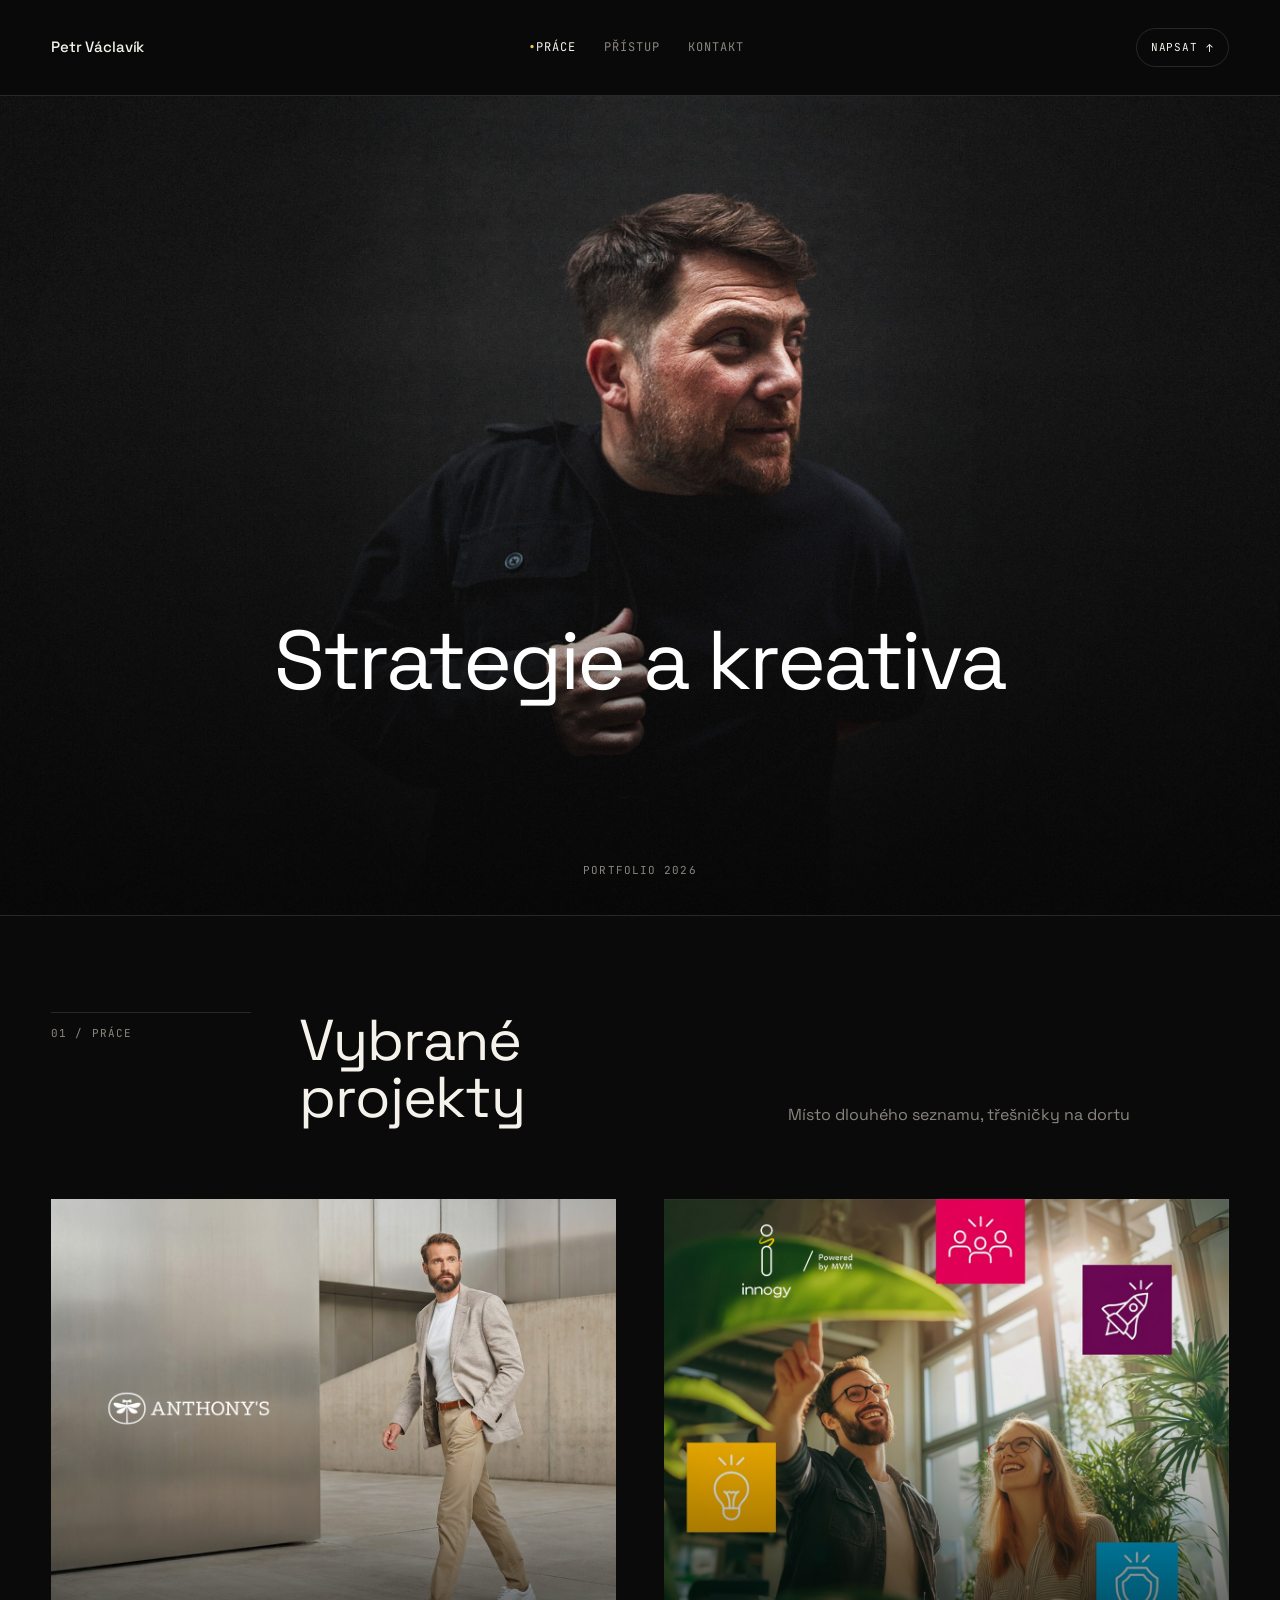
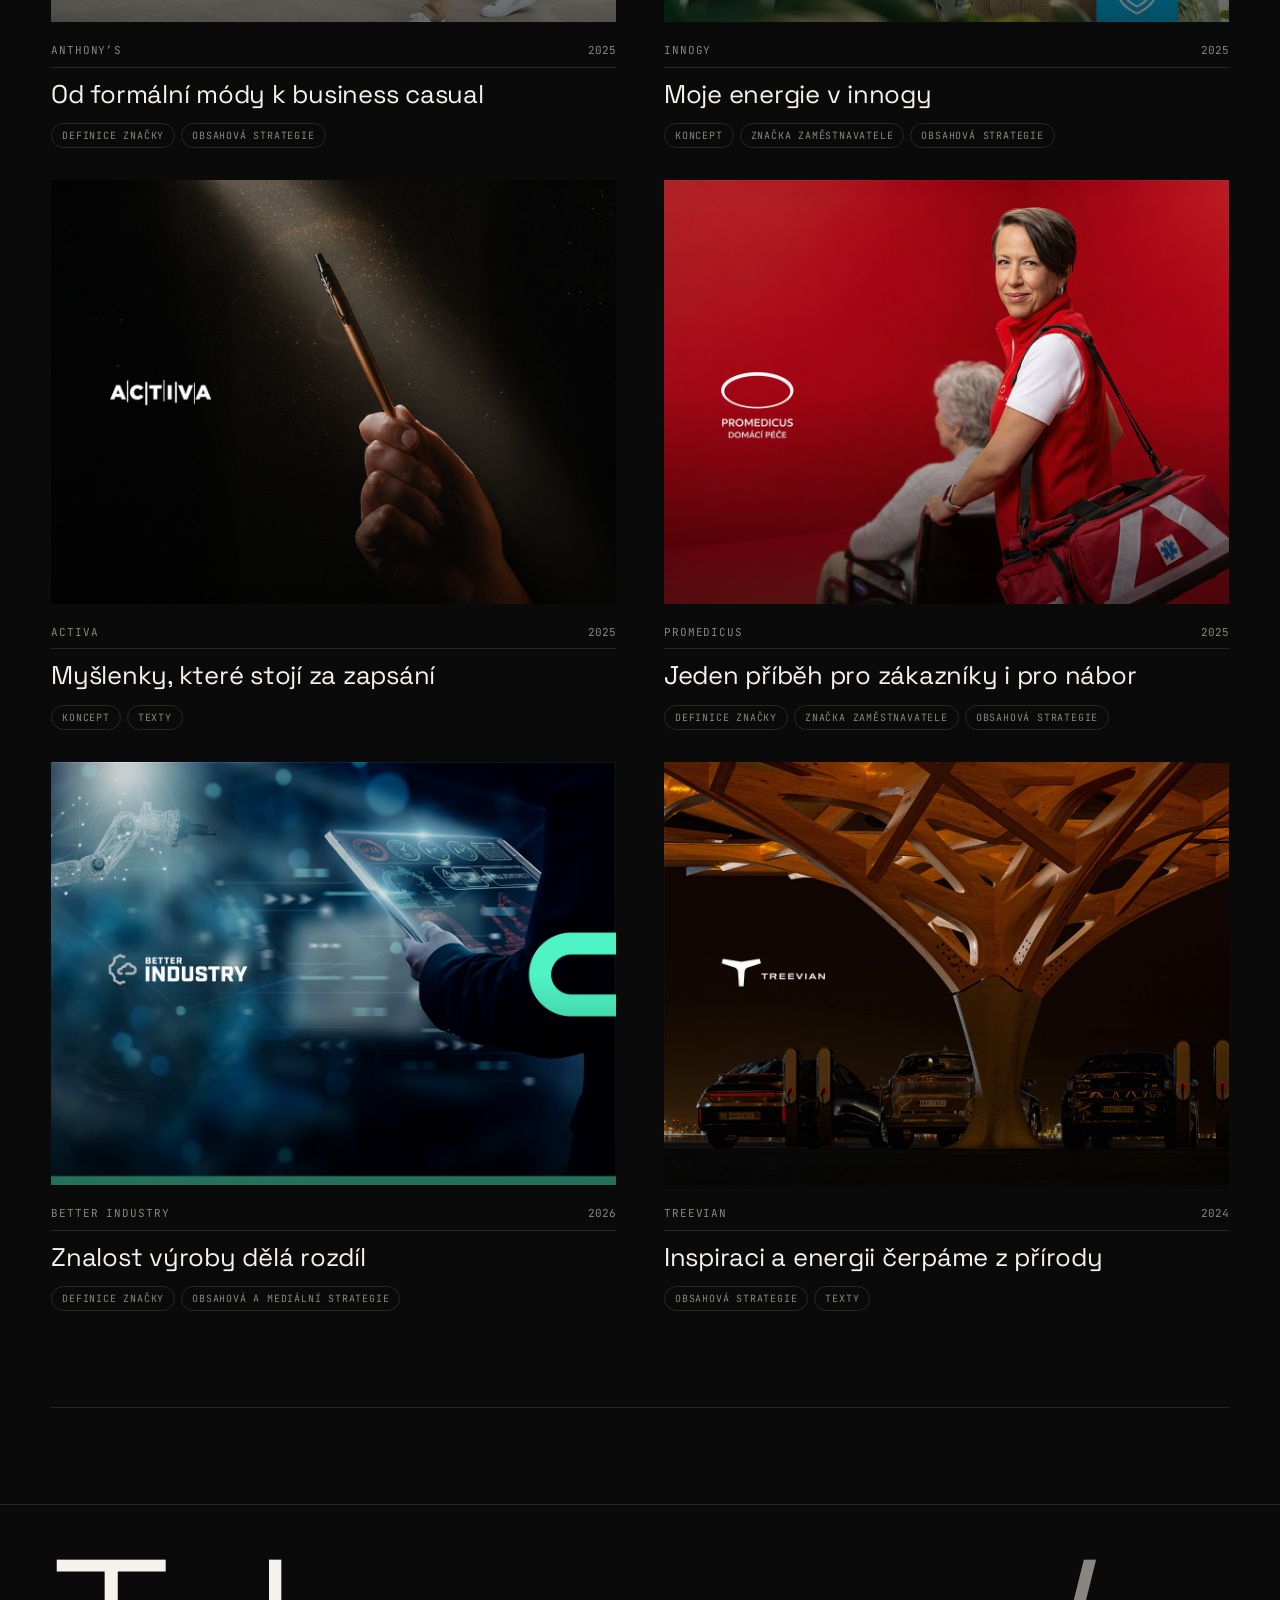
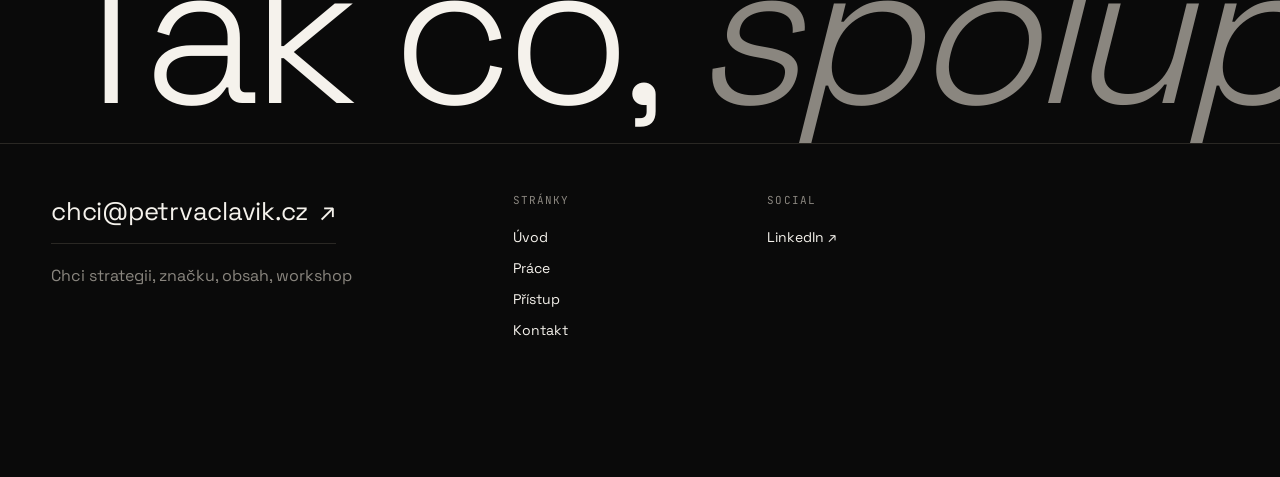
<file: index.html>
<!doctype html>
<html lang="cs">
<head>
<meta charset="utf-8">
<meta name="viewport" content="width=device-width,initial-scale=1">
<title>Petr Václavík — strategie a kreativa</title>
<meta property="og:title" content="Petr Václavík — strategie a kreativa">
<meta property="og:description" content="Portfolio Petra Václavíka — strategie, kreativa a brand.">
<meta property="og:image" content="https://petrvaclavik.cz/img/profil_4.jpg">
<meta property="og:url" content="https://petrvaclavik.cz/">
<meta property="og:type" content="website">
<meta name="twitter:card" content="summary_large_image">
<meta name="twitter:image" content="https://petrvaclavik.cz/img/profil_4.jpg">
<link rel="preconnect" href="https://fonts.googleapis.com">
<link rel="preconnect" href="https://fonts.gstatic.com" crossorigin>
<link href="https://fonts.googleapis.com/css2?family=Space+Grotesk:wght@300;400;500;600;700&family=JetBrains+Mono:wght@400;500&display=swap" rel="stylesheet">
<link rel="stylesheet" href="style.css">
</head>
<body>
  <div class="page">

    <header class="nav">
      <a class="nav__logo" href="index.html"><span>Petr Václavík</span></a>
      <nav class="nav__menu">
        <a href="index.html#prace" aria-current="page">Práce</a>
        <a href="pristup.html">Přístup</a>
        <a href="kontakt.html">Kontakt</a>
      </nav>
      <div class="nav__right">
        <a class="nav__cta" href="kontakt.html">Napsat <span class="arrow">↗</span></a>
      </div>
    </header>

    <!-- HERO -->
    <section class="hero">
      <div class="hero__bg" style="background-image: url('img/profil_5_full.jpg');"></div>
      <div class="hero__content">
        <h1 class="hero__title">Strategie<br class="hero__br"> a kreativa</h1>
      </div>
      <p class="hero__label">Portfolio 2026</p>
    </section>

    <!-- PRÁCE -->
    <section class="section" id="prace">
      <div class="section__head">
        <div class="section__num">01 / PRÁCE</div>
        <h2 class="section__title">Vybrané projekty</h2>
        <p class="section__lead">Místo dlouhého seznamu, třešničky na dortu</p>
      </div>

      <div class="work-grid">

        <!-- ANTHONY’S -->
        <a class="project card-img" href="anthonys.html">
          <div class="project__visual has-img" style="background-image: url('img/anthonys_1200_900.jpg');">
            <div class="project__cta">↗</div>
          </div>
          <div>
            <div class="project__meta">
              <span class="project__client">Anthony’s</span>
              <span class="project__year">2025</span>
            </div>
            <h3 class="project__name" style="margin-top:12px">Od formální módy k business casual</h3>
            <div class="project__tags" style="margin-top:14px">
              <span class="tag">Definice značky</span>
              <span class="tag">Obsahová strategie</span>
            </div>
          </div>
        </a>

        <!-- INNOGY -->
        <a class="project card-img" href="innogy.html">
          <div class="project__visual has-img" style="background-image: url('img/innogy_1200_900.jpg');">
            <div class="project__cta">↗</div>
          </div>
          <div>
            <div class="project__meta">
              <span class="project__client">innogy</span>
              <span class="project__year">2025</span>
            </div>
            <h3 class="project__name" style="margin-top:12px">Moje energie v innogy</h3>
            <div class="project__tags" style="margin-top:14px">
                 <span class="tag">Koncept</span>
              <span class="tag">Značka zaměstnavatele</span>
		<span class="tag">Obsahová strategie</span>
            </div>
          </div>
        </a>

        <!-- ACTIVA -->
        <a class="project card-img" href="activa.html">
          <div class="project__visual has-img" style="background-image: url('img/activa_1200_900.jpg');">
            <div class="project__cta">↗</div>
          </div>
          <div>
            <div class="project__meta">
              <span class="project__client">Activa</span>
              <span class="project__year">2025</span>
            </div>
            <h3 class="project__name" style="margin-top:12px">Myšlenky, které stojí za zapsání</h3>
            <div class="project__tags" style="margin-top:14px">
              <span class="tag">Koncept</span>
              <span class="tag">Texty</span>
            </div>
          </div>
        </a>

        <!-- PROMEDICUS -->
        <a class="project card-img" href="promedicus.html">
          <div class="project__visual has-img" style="background-image: url('img/promedicus_1200_900.jpg');">
            <div class="project__cta">↗</div>
          </div>
          <div>
            <div class="project__meta">
              <span class="project__client">Promedicus</span>
              <span class="project__year">2025</span>
            </div>
            <h3 class="project__name" style="margin-top:12px">Jeden příběh pro zákazníky i pro nábor</h3>
            <div class="project__tags" style="margin-top:14px">
              <span class="tag">Definice značky</span>
              <span class="tag">Značka zaměstnavatele</span>
		<span class="tag">Obsahová strategie</span>
            </div>
          </div>
        </a>

        <!-- BETTER INDUSTRY -->
        <a class="project card-img" href="better-industry.html">
          <div class="project__visual has-img" style="background-image: url('img/better_1200_900.jpg');">
            <div class="project__cta">↗</div>
          </div>
          <div>
            <div class="project__meta">
              <span class="project__client">Better Industry</span>
              <span class="project__year">2026</span>
            </div>
            <h3 class="project__name" style="margin-top:12px">Znalost výroby dělá rozdíl</h3>
            <div class="project__tags" style="margin-top:14px">
              <span class="tag">Definice značky</span>
              <span class="tag">Obsahová a mediální strategie</span>
            </div>
          </div>
        </a>

        <!-- TREEVIAN -->
        <a class="project card-img" href="treevian.html">
          <div class="project__visual has-img" style="background-image: url('img/treevian_1200_900.jpg');">
            <div class="project__cta">↗</div>
          </div>
          <div>
            <div class="project__meta">
              <span class="project__client">Treevian</span>
              <span class="project__year">2024</span>
            </div>
            <h3 class="project__name" style="margin-top:12px">Inspiraci a energii čerpáme z přírody</h3>
            <div class="project__tags" style="margin-top:14px">
              <span class="tag">Obsahová strategie</span>
              <span class="tag">Texty</span>
            </div>
          </div>
        </a>
      </div>
    </section>


    <footer class="footer">
      <div class="footer__big">Tak&nbsp;co, <em>spolupráce?</em></div>
      <div class="footer__grid">
        <div>
          <a class="contact__email" href="mailto:chci@petrvaclavik.cz">
            chci@petrvaclavik.cz <span class="arrow">↗</span>
          </a>
          <p class="muted" style="margin-top:20px; max-width: 32ch;">Chci strategii, značku, obsah, workshop</p>
        </div>
        <div class="footer__col">
          <h4>Stránky</h4>
          <ul>
            <li><a href="index.html">Úvod</a></li>
            <li><a href="index.html#prace">Práce</a></li>
            <li><a href="pristup.html">Přístup</a></li>
            <li><a href="kontakt.html">Kontakt</a></li>
          </ul>
        </div>
        <div class="footer__col">
          <h4>Social</h4>
          <ul>
            <li><a href="https://www.linkedin.com/in/petrvaclavik/" target="_blank" rel="noopener">LinkedIn ↗</a></li>
          </ul>
        </div>
      </div>
    </footer>
  </div>
</body>
</html>
</file>
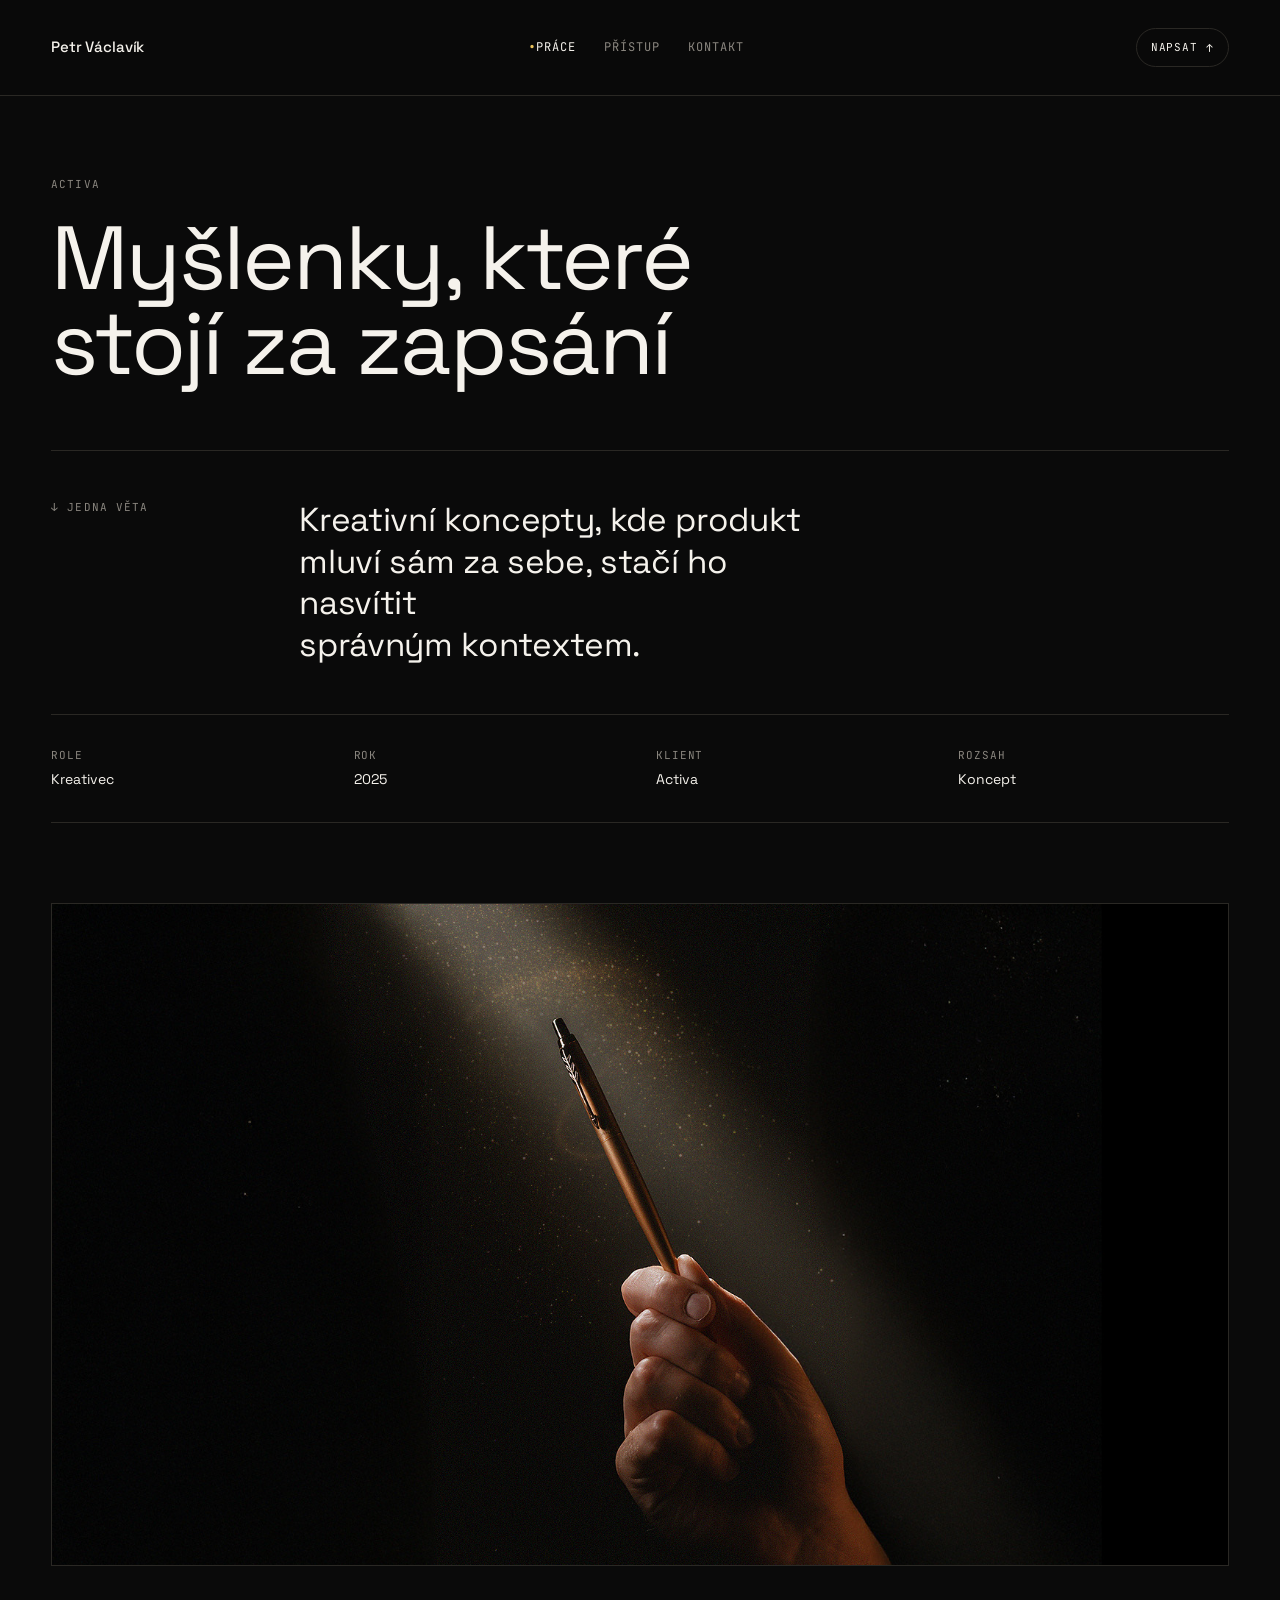
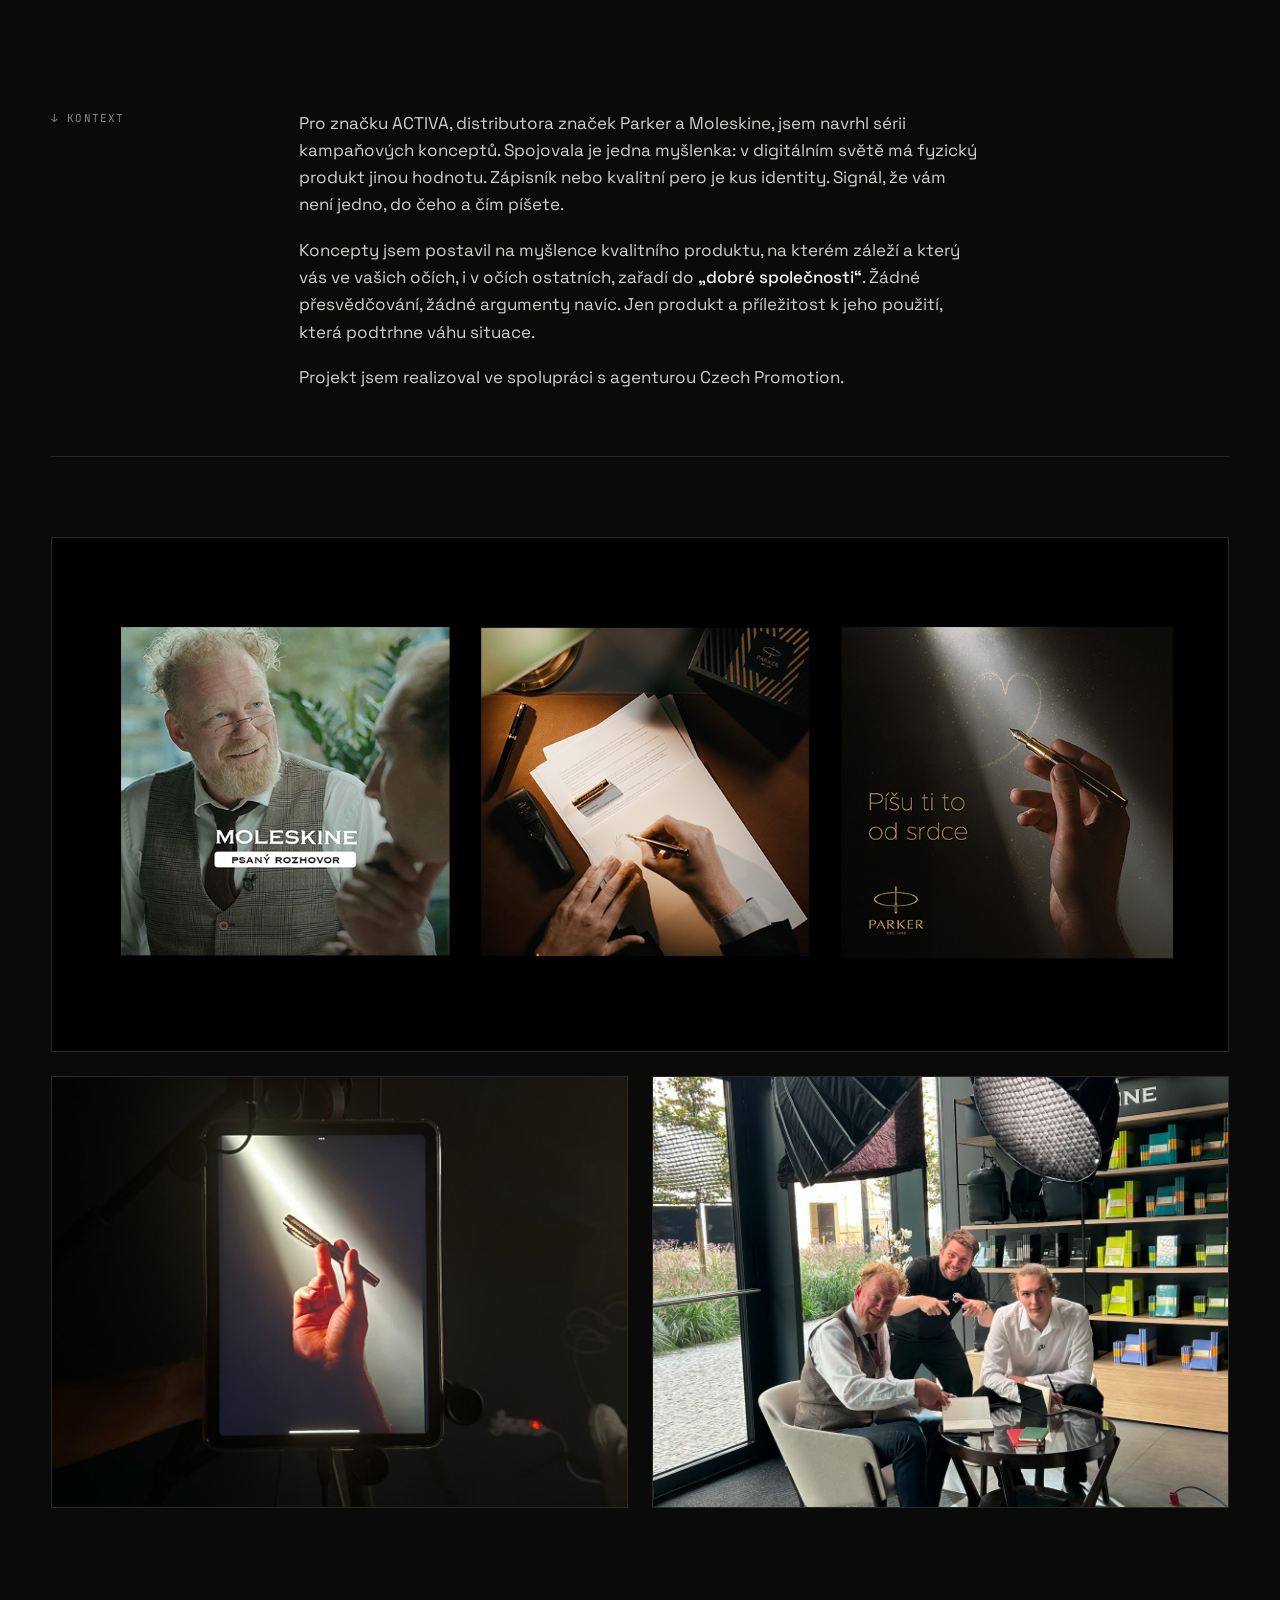
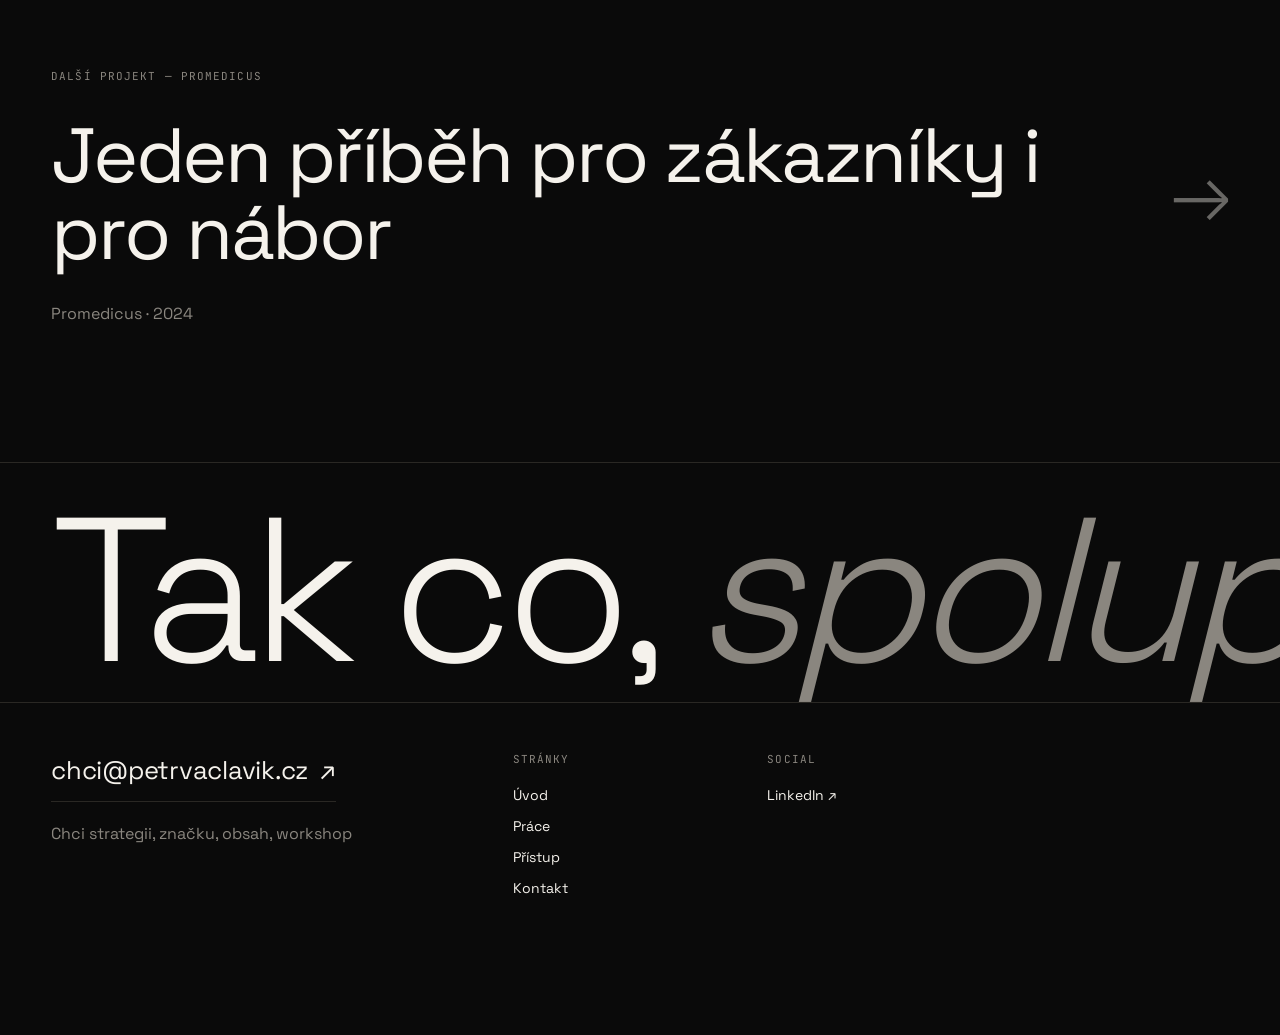
<file: activa.html>
<!doctype html>
<html lang="cs">
<head>
<meta charset="utf-8">
<meta name="viewport" content="width=device-width,initial-scale=1">
<title>Activa — Petr Václavík</title>
<link rel="preconnect" href="https://fonts.googleapis.com">
<link rel="preconnect" href="https://fonts.gstatic.com" crossorigin>
<link href="https://fonts.googleapis.com/css2?family=Space+Grotesk:wght@300;400;500;600;700&family=JetBrains+Mono:wght@400;500&display=swap" rel="stylesheet">
<link rel="stylesheet" href="style.css">
</head>
<body>
  <div class="page">

    <header class="nav">
      <a class="nav__logo" href="index.html"><span>Petr Václavík</span></a>
      <nav class="nav__menu">
        <a href="index.html#prace" aria-current="page">Práce</a>
        <a href="pristup.html">Přístup</a>
        <a href="kontakt.html">Kontakt</a>
      </nav>
      <div class="nav__right">
        <a class="nav__cta" href="kontakt.html">Napsat <span class="arrow">↗</span></a>
      </div>
    </header>

    <main>

      <section class="detail-hero">
        <div class="detail-hero__num">ACTIVA</div>
        <h1 class="detail-hero__title">Myšlenky, které stojí za zapsání</h1>
      </section>

      <!-- JEDNA VĚTA -->
      <section class="detail-sub">
        <div class="detail-sub__label">↓ Jedna věta</div>
        <p class="detail-sub__sentence">Kreativní koncepty, kde produkt mluví sám za sebe, stačí ho nasvítit </br>správným kontextem.</p>
      </section>

      <!-- META -->
      <section class="detail-meta">
        <div><span class="micro">ROLE</span><span>Kreativec</span></div>
        <div><span class="micro">ROK</span><span>2025</span></div>
        <div><span class="micro">KLIENT</span><span>Activa</span></div>
        <div><span class="micro">ROZSAH</span><span>Koncept</span></div>
      </section>

      <!-- COVER -->
      <figure class="detail-cover photo has-img" style="background-image: url('img/activa_1600_900.jpg');"></figure>

      <!-- KONTEXT -->
      <section class="detail-body">
        <div class="detail-body__label">↓ Kontext</div>
        <div class="detail-body__text">
          <p>Pro značku ACTIVA, distributora značek Parker a Moleskine, jsem navrhl sérii kampaňových konceptů. Spojovala je jedna myšlenka: v digitálním světě má fyzický produkt jinou hodnotu. Zápisník nebo kvalitní pero je kus identity. Signál, že vám není jedno, do čeho a čím píšete.</p>
<p>Koncepty jsem postavil na myšlence kvalitního produktu, na kterém záleží a který vás ve vašich očích, i v očích ostatních, zařadí do <strong>„dobré společnosti“</strong>. Žádné přesvědčování, žádné argumenty navíc. Jen produkt a příležitost k jeho použití, která podtrhne váhu situace.</p>

<p>Projekt jsem realizoval ve spolupráci s agenturou Czech Promotion.</p>


        </div>
      </section>

      <!-- DALŠÍ OBRÁZKY -->
      <section class="detail-gallery">
      <figure class="g g--full photo has-img" style="background-image: url('img/activa_1600_700.jpg');">
</figure>
        <figure class="g g--half photo has-img" style="background-image: url('img/activa-800-600-1.jpg');">
          
        </figure>
         <figure class="g g--half photo has-img" style="background-image: url('img/activa-800-600-2.jpg');">
          
        </figure>
      </section>

      <!-- DALŠÍ PROJEKT -->
      <section class="next-project">
        <span class="next-project__label">Další projekt — Promedicus</span>
        <a class="next-project__name" href="promedicus.html">Jeden příběh pro zákazníky i pro nábor </a>
        <span class="muted">Promedicus · 2024</span>
      </section>

    </main>


    <footer class="footer">
      <div class="footer__big">Tak&nbsp;co, <em>spolupráce?</em></div>
      <div class="footer__grid">
        <div>
          <a class="contact__email" href="mailto:chci@petrvaclavik.cz">
            chci@petrvaclavik.cz <span class="arrow">↗</span>
          </a>
          <p class="muted" style="margin-top:20px; max-width: 32ch;">Chci strategii, značku, obsah, workshop</p>
        </div>
        <div class="footer__col">
          <h4>Stránky</h4>
          <ul>
            <li><a href="index.html">Úvod</a></li>
            <li><a href="index.html#prace">Práce</a></li>
            <li><a href="pristup.html">Přístup</a></li>
            <li><a href="kontakt.html">Kontakt</a></li>
          </ul>
        </div>
        <div class="footer__col">
          <h4>Social</h4>
          <ul>
            <li><a href="https://www.linkedin.com/in/petrvaclavik/" target="_blank" rel="noopener">LinkedIn ↗</a></li>
          </ul>
        </div>
      </div>
    </footer>
  </div>
</body>
</html>
</file>
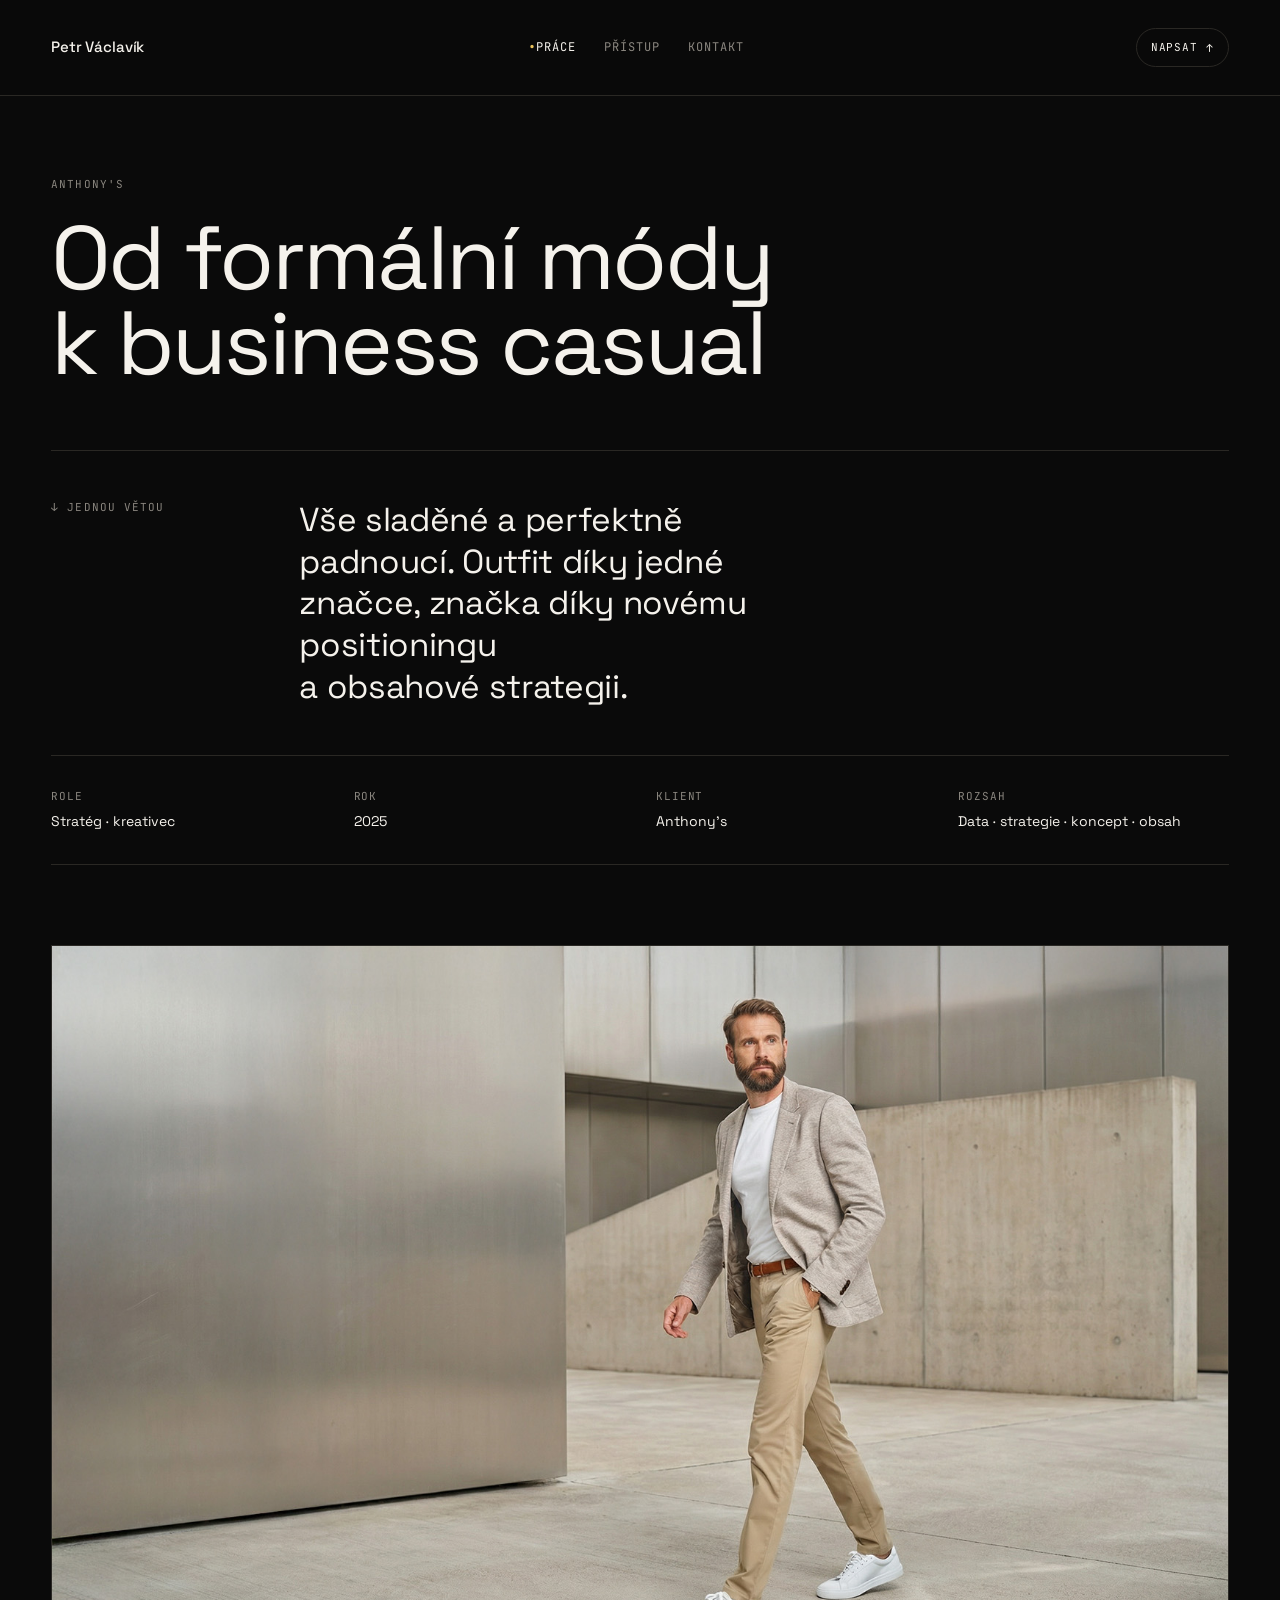
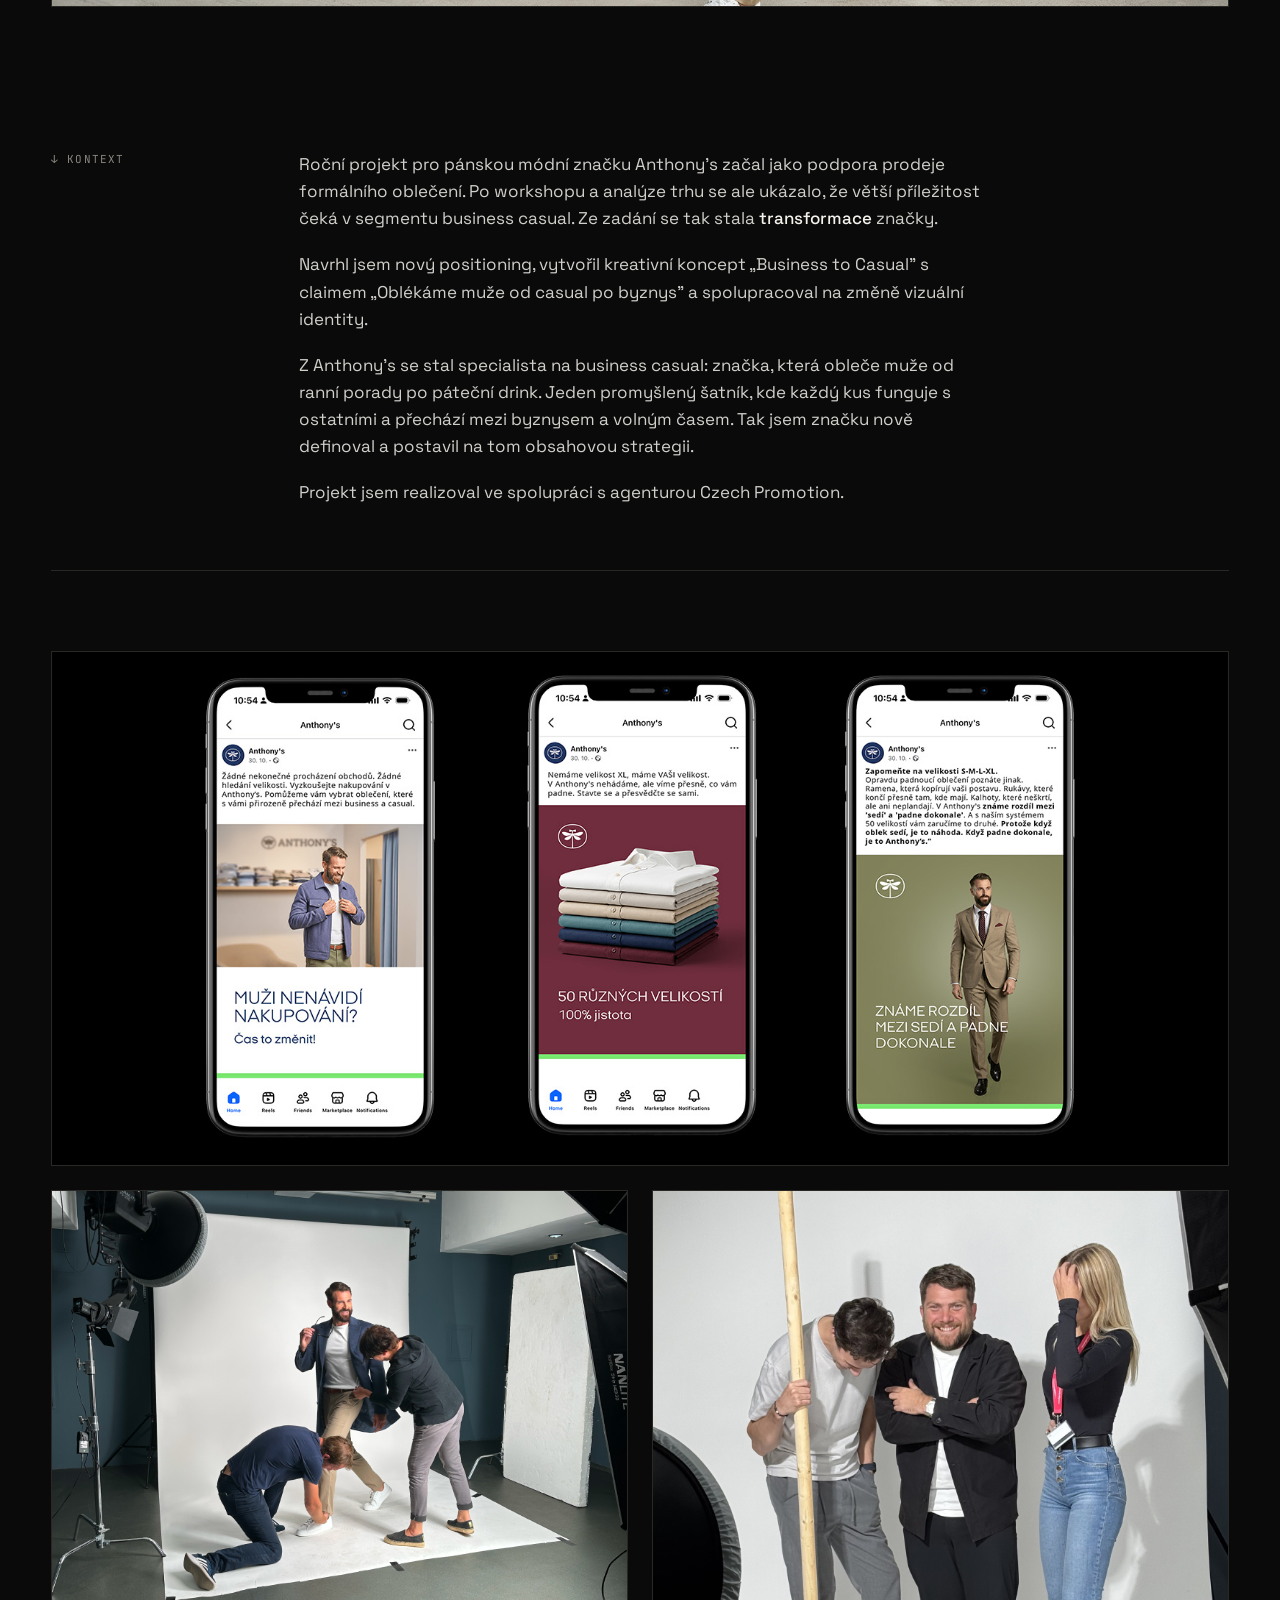
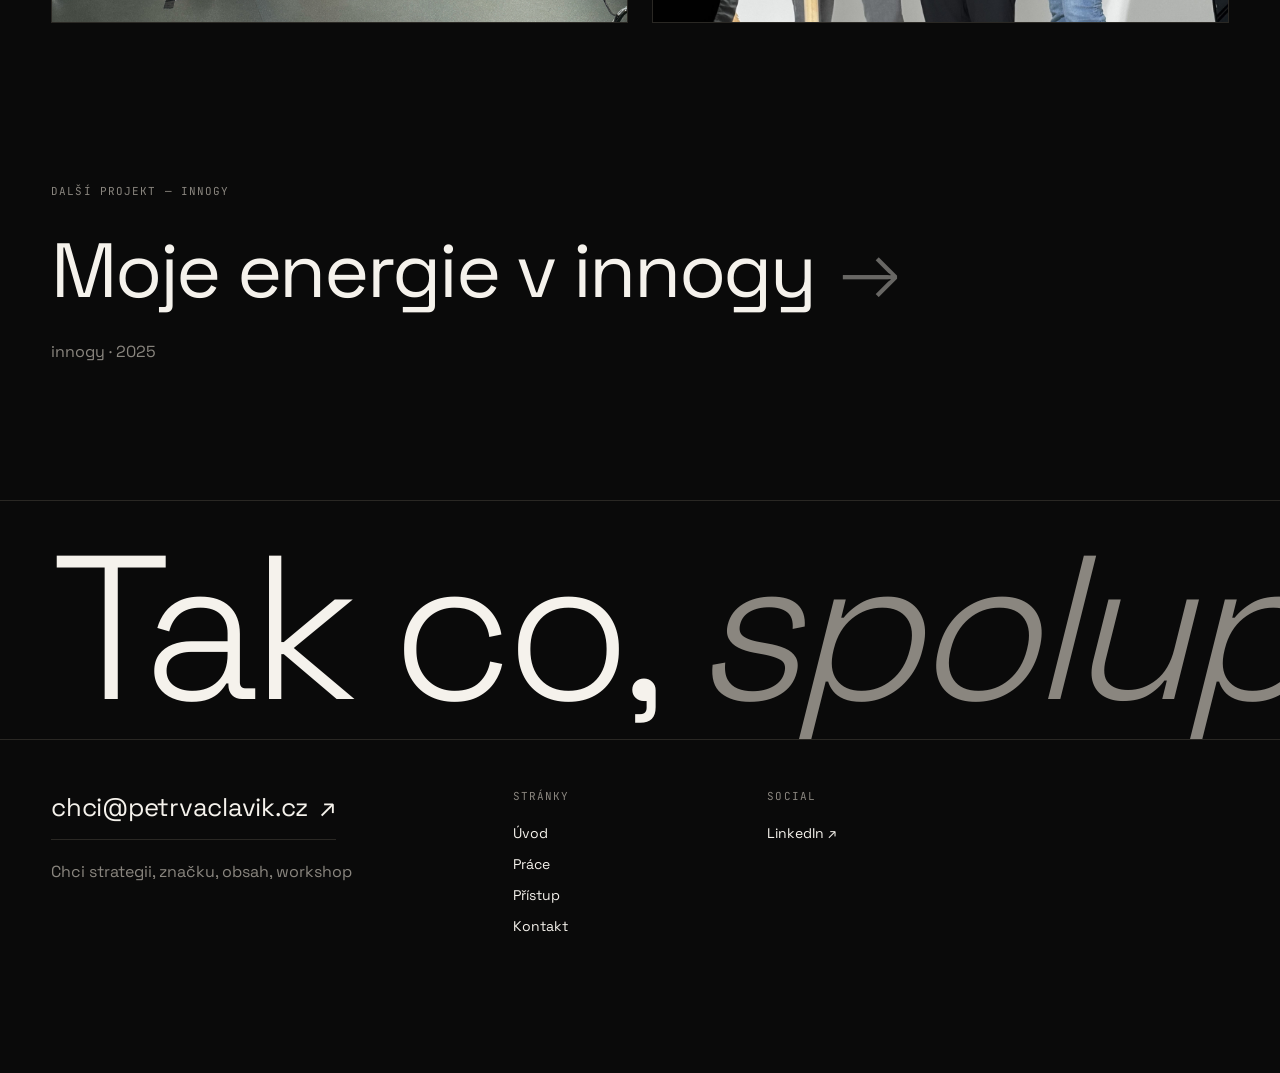
<file: anthonys.html>
<!doctype html>
<html lang="cs">
<head>
<meta charset="utf-8">
<meta name="viewport" content="width=device-width,initial-scale=1">
<title>Anthony's — Petr Václavík</title>
<link rel="preconnect" href="https://fonts.googleapis.com">
<link rel="preconnect" href="https://fonts.gstatic.com" crossorigin>
<link href="https://fonts.googleapis.com/css2?family=Space+Grotesk:wght@300;400;500;600;700&family=JetBrains+Mono:wght@400;500&display=swap" rel="stylesheet">
<link rel="stylesheet" href="style.css">
</head>
<body>
  <div class="page">

    <header class="nav">
      <a class="nav__logo" href="index.html"><span>Petr Václavík</span></a>
      <nav class="nav__menu">
        <a href="index.html#prace" aria-current="page">Práce</a>
        <a href="pristup.html">Přístup</a>
        <a href="kontakt.html">Kontakt</a>
      </nav>
      <div class="nav__right">
        <a class="nav__cta" href="kontakt.html">Napsat <span class="arrow">↗</span></a>
      </div>
    </header>

    <main>

      <section class="detail-hero">
        <div class="detail-hero__num">ANTHONY'S</div>
        <h1 class="detail-hero__title">Od formální módy </br>k business casual</h1>
      </section>

      <!-- JEDNA VĚTA -->
      <section class="detail-sub">
        <div class="detail-sub__label">↓ Jednou větou</div>
        <p class="detail-sub__sentence">Vše sladěné a perfektně padnoucí. Outfit díky jedné značce, značka díky novému positioningu </br>a obsahové strategii.</p>
      </section>

      <!-- META -->
      <section class="detail-meta">
        <div><span class="micro">ROLE</span><span>Stratég · kreativec</span></div>
        <div><span class="micro">ROK</span><span>2025</span></div>
        <div><span class="micro">KLIENT</span><span>Anthony's</span></div>
        <div><span class="micro">ROZSAH</span><span>Data · strategie · koncept · obsah </span></div>
      </section>

      <!-- COVER -->
      <figure class="detail-cover photo has-img" style="background-image: url('img/anthonys_1600_900.jpg');"></figure>

      <!-- KONTEXT -->
      <section class="detail-body">
        <div class="detail-body__label">↓ Kontext</div>
        <div class="detail-body__text">
          <p>Roční projekt pro pánskou módní značku Anthony's začal jako podpora prodeje formálního oblečení. Po workshopu a analýze trhu se ale ukázalo, že větší příležitost čeká v segmentu business casual. Ze zadání se tak stala <strong>transformace</strong> značky.</p>
<p>Navrhl jsem nový positioning, vytvořil kreativní koncept „Business to Casual" s claimem „Oblékáme muže od casual po byznys" a spolupracoval na změně vizuální identity.</p>
<p>Z Anthony's se stal specialista na business casual: značka, která obleče muže od ranní porady po páteční drink. Jeden promyšlený šatník, kde každý kus funguje s ostatními a přechází mezi byznysem a volným časem. Tak jsem značku nově definoval a postavil na tom obsahovou strategii.</p>
<p>Projekt jsem realizoval ve spolupráci s agenturou Czech Promotion.</p>
        </div>
      </section>

      <!-- DALŠÍ OBRÁZKY -->
      <section class="detail-gallery">
        <figure class="g g--full photo has-img" style="background-image: url('img/anthonys_1600_700.jpg');">
</figure>
        <figure class="g g--half photo has-img" style="background-image: url('img/anthonys-800-600-2.jpg');">


        </figure>
        <figure class="g g--half photo has-img" style="background-image: url('img/anthonys-800-600-1.jpg');">


        </figure>
      </section>

      <!-- DALŠÍ PROJEKT -->
      <section class="next-project">
        <span class="next-project__label">Další projekt — innogy</span>
        <a class="next-project__name" href="innogy.html">Moje energie v innogy</a>
        <span class="muted">innogy · 2025</span>
      </section>

    </main>


    <footer class="footer">
      <div class="footer__big">Tak&nbsp;co, <em>spolupráce?</em></div>
      <div class="footer__grid">
        <div>
          <a class="contact__email" href="mailto:chci@petrvaclavik.cz">
            chci@petrvaclavik.cz <span class="arrow">↗</span>
          </a>
          <p class="muted" style="margin-top:20px; max-width: 32ch;">Chci strategii, značku, obsah, workshop</p>
        </div>
        <div class="footer__col">
          <h4>Stránky</h4>
          <ul>
            <li><a href="index.html">Úvod</a></li>
            <li><a href="index.html#prace">Práce</a></li>
            <li><a href="pristup.html">Přístup</a></li>
            <li><a href="kontakt.html">Kontakt</a></li>
          </ul>
        </div>
        <div class="footer__col">
          <h4>Social</h4>
          <ul>
            <li><a href="https://www.linkedin.com/in/petrvaclavik/" target="_blank" rel="noopener">LinkedIn ↗</a></li>
          </ul>
        </div>
      </div>
    </footer>
  </div>
</body>
</html>
</file>
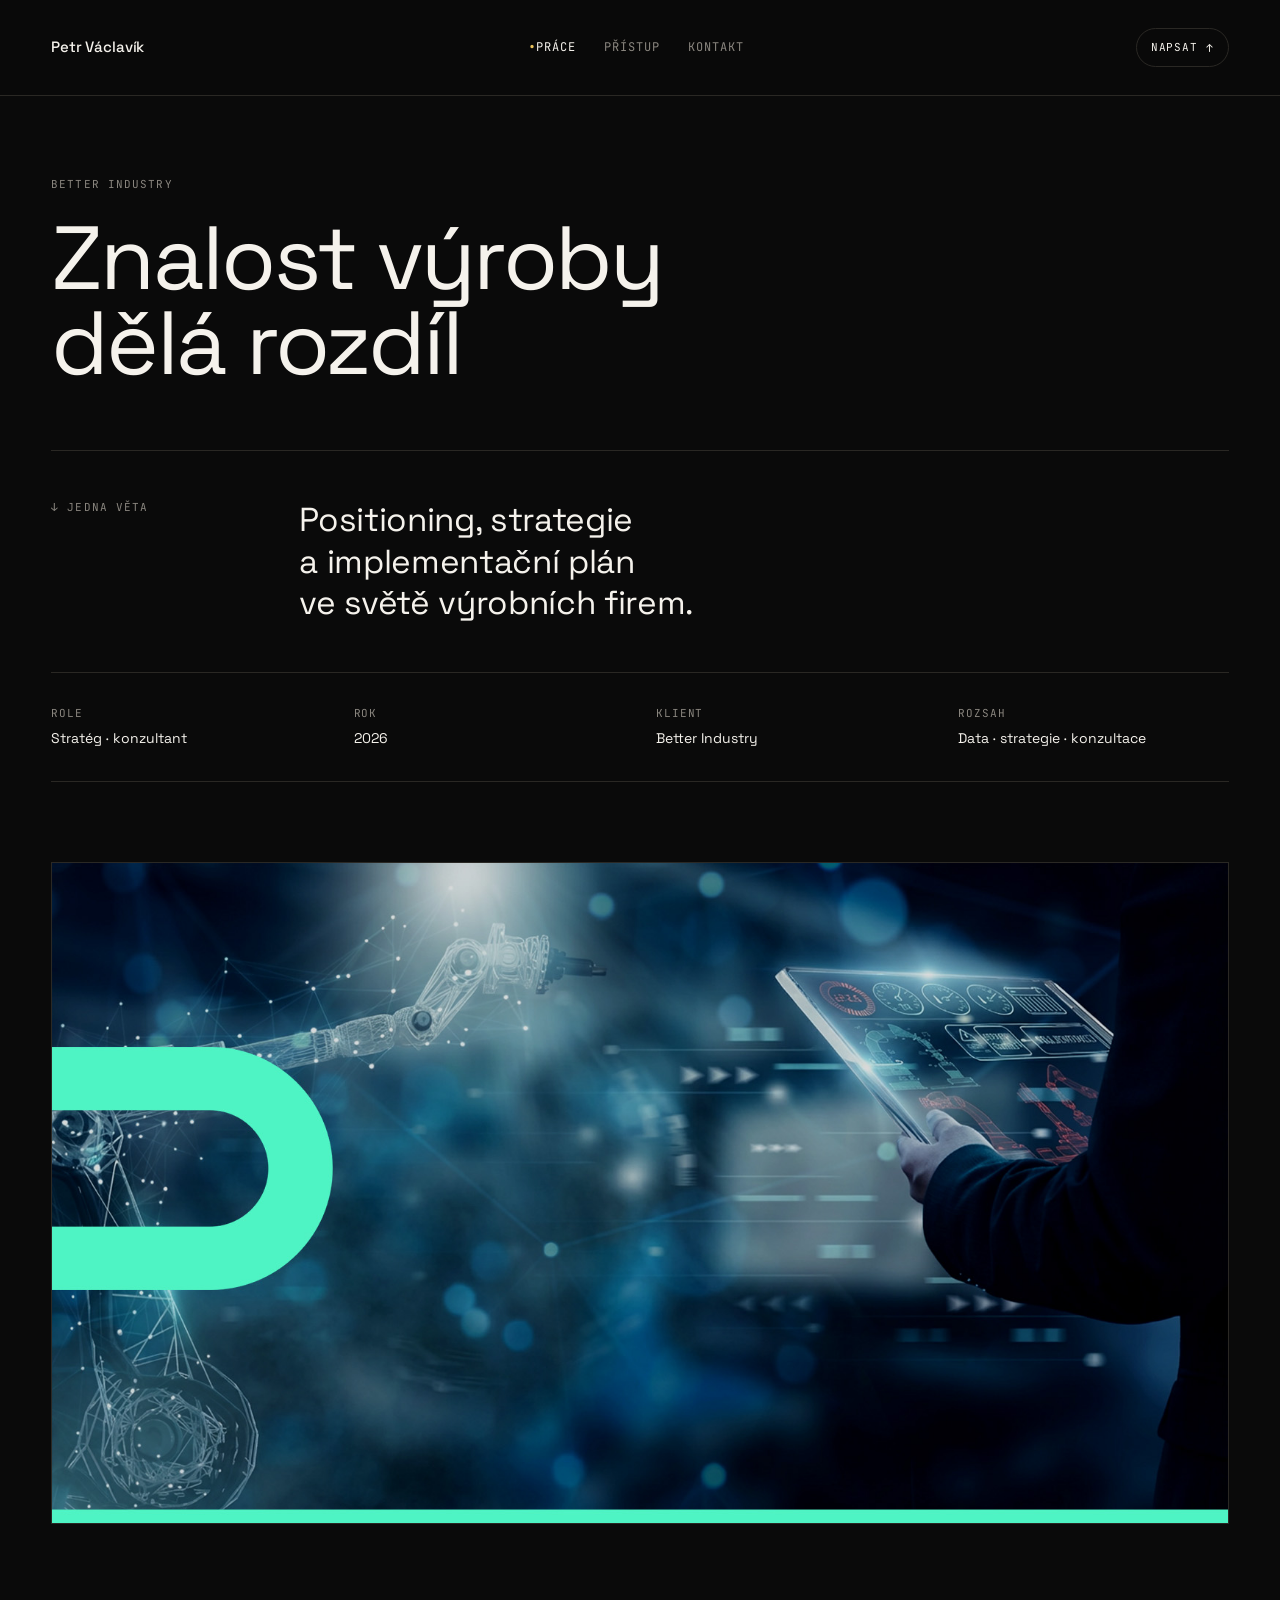
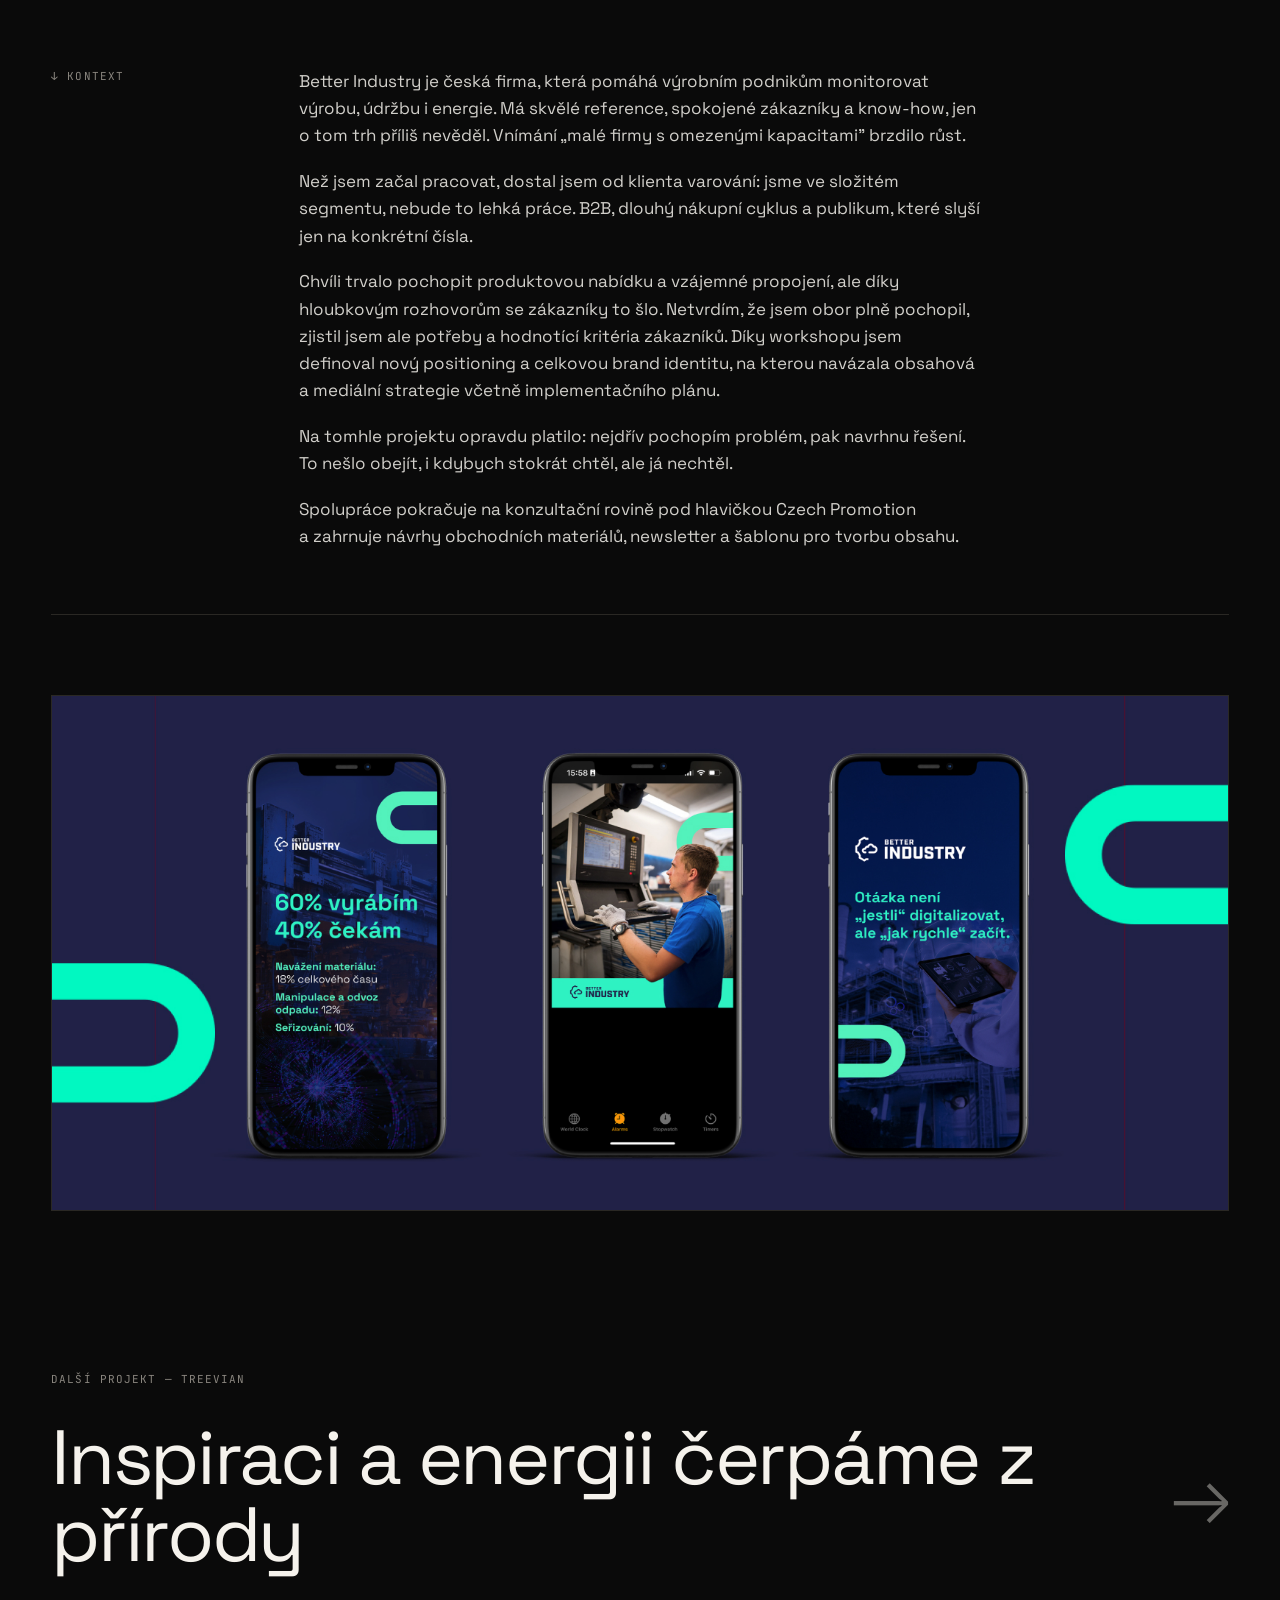
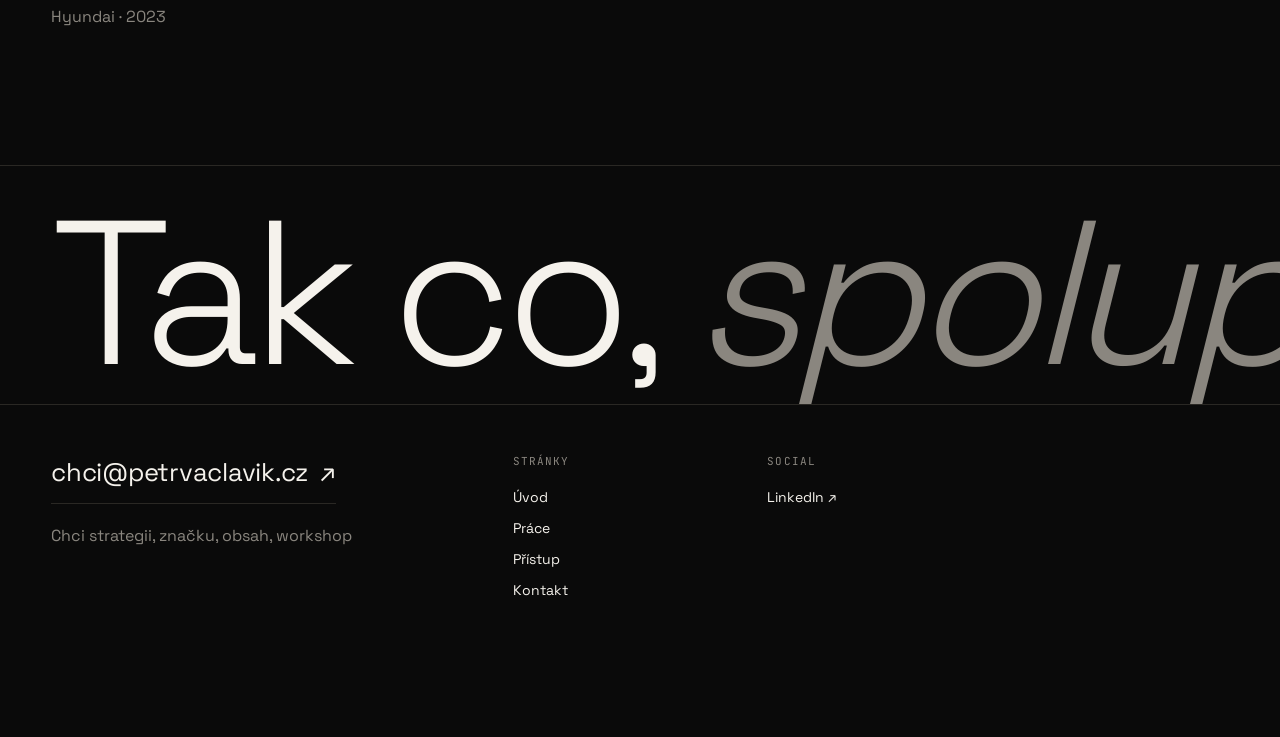
<file: better-industry.html>
<!doctype html>
<html lang="cs">
<head>
<meta charset="utf-8">
<meta name="viewport" content="width=device-width,initial-scale=1">
<title>Better Industry — Petr Václavík</title>
<link rel="preconnect" href="https://fonts.googleapis.com">
<link rel="preconnect" href="https://fonts.gstatic.com" crossorigin>
<link href="https://fonts.googleapis.com/css2?family=Space+Grotesk:wght@300;400;500;600;700&family=JetBrains+Mono:wght@400;500&display=swap" rel="stylesheet">
<link rel="stylesheet" href="style.css">
</head>
<body>
  <div class="page">

    <header class="nav">
      <a class="nav__logo" href="index.html"><span>Petr Václavík</span></a>
      <nav class="nav__menu">
        <a href="index.html#prace" aria-current="page">Práce</a>
        <a href="pristup.html">Přístup</a>
        <a href="kontakt.html">Kontakt</a>
      </nav>
      <div class="nav__right">
        <a class="nav__cta" href="kontakt.html">Napsat <span class="arrow">↗</span></a>
      </div>
    </header>

    <main>

      <section class="detail-hero">
        <div class="detail-hero__num">BETTER INDUSTRY</div>
        <h1 class="detail-hero__title">Znalost výroby </br>dělá rozdíl</h1>
      </section>

      <!-- JEDNA VĚTA -->
      <section class="detail-sub">
        <div class="detail-sub__label">↓ Jedna věta</div>
        <p class="detail-sub__sentence">Positioning, strategie </br>a implementační plán </br>ve světě výrobních firem.</p>
      </section>

      <!-- META -->
      <section class="detail-meta">
        <div><span class="micro">ROLE</span><span>Stratég · konzultant</span></div>
        <div><span class="micro">ROK</span><span>2026</span></div>
        <div><span class="micro">KLIENT</span><span>Better Industry</span></div>
        <div><span class="micro">ROZSAH</span><span>Data · strategie · konzultace</span></div>
      </section>

      <!-- COVER -->
      <figure class="detail-cover photo has-img" style="background-image: url('img/better_1600_900.jpg');"></figure>

      <!-- KONTEXT -->
      <section class="detail-body">
        <div class="detail-body__label">↓ Kontext</div>
        <div class="detail-body__text">
          <p>Better Industry je česká firma, která pomáhá výrobním podnikům monitorovat výrobu, údržbu i energie. Má skvělé reference, spokojené zákazníky a know-how, jen o tom trh příliš nevěděl. Vnímání „malé firmy s omezenými kapacitami" brzdilo růst.</p>
<p>Než jsem začal pracovat, dostal jsem od klienta varování: jsme ve složitém segmentu, nebude to lehká práce. B2B, dlouhý nákupní cyklus a publikum, které slyší jen na konkrétní čísla.</p>
<p>Chvíli trvalo pochopit produktovou nabídku a vzájemné propojení, ale díky hloubkovým rozhovorům se zákazníky to šlo. Netvrdím, že jsem obor plně pochopil, zjistil jsem ale potřeby a hodnotící kritéria zákazníků. Díky workshopu jsem definoval nový positioning a celkovou brand identitu, na kterou navázala obsahová a mediální strategie včetně implementačního plánu.</p>
<p>Na tomhle projektu opravdu platilo: nejdřív pochopím problém, pak navrhnu řešení. To nešlo obejít, i kdybych stokrát chtěl, ale já nechtěl.</p>
<p>Spolupráce pokračuje na konzultační rovině pod hlavičkou Czech Promotion </br>a zahrnuje návrhy obchodních materiálů, newsletter a šablonu pro tvorbu obsahu.</p>
        </div>
      </section>

      <!-- DALŠÍ OBRÁZKY -->
      <section class="detail-gallery">
        <figure class="g g--full photo has-img" style="background-image: url('img/better_1600_700.jpg');"> 
</figure>
      
      </section>

      <!-- DALŠÍ PROJEKT -->
      <section class="next-project">
        <span class="next-project__label">Další projekt — Treevian</span>
        <a class="next-project__name" href="treevian.html">Inspiraci a energii čerpáme z přírody</a>
        <span class="muted">Hyundai · 2023</span>
      </section>

    </main>


    <footer class="footer">
      <div class="footer__big">Tak&nbsp;co, <em>spolupráce?</em></div>
      <div class="footer__grid">
        <div>
          <a class="contact__email" href="mailto:chci@petrvaclavik.cz">
            chci@petrvaclavik.cz <span class="arrow">↗</span>
          </a>
          <p class="muted" style="margin-top:20px; max-width: 32ch;">Chci strategii, značku, obsah, workshop</p>
        </div>
        <div class="footer__col">
          <h4>Stránky</h4>
          <ul>
            <li><a href="index.html">Úvod</a></li>
            <li><a href="index.html#prace">Práce</a></li>
            <li><a href="pristup.html">Přístup</a></li>
            <li><a href="kontakt.html">Kontakt</a></li>
          </ul>
        </div>
        <div class="footer__col">
          <h4>Social</h4>
          <ul>
            <li><a href="https://www.linkedin.com/in/petrvaclavik/" target="_blank" rel="noopener">LinkedIn ↗</a></li>
          </ul>
        </div>
      </div>
    </footer>
  </div>
</body>
</html>
</file>
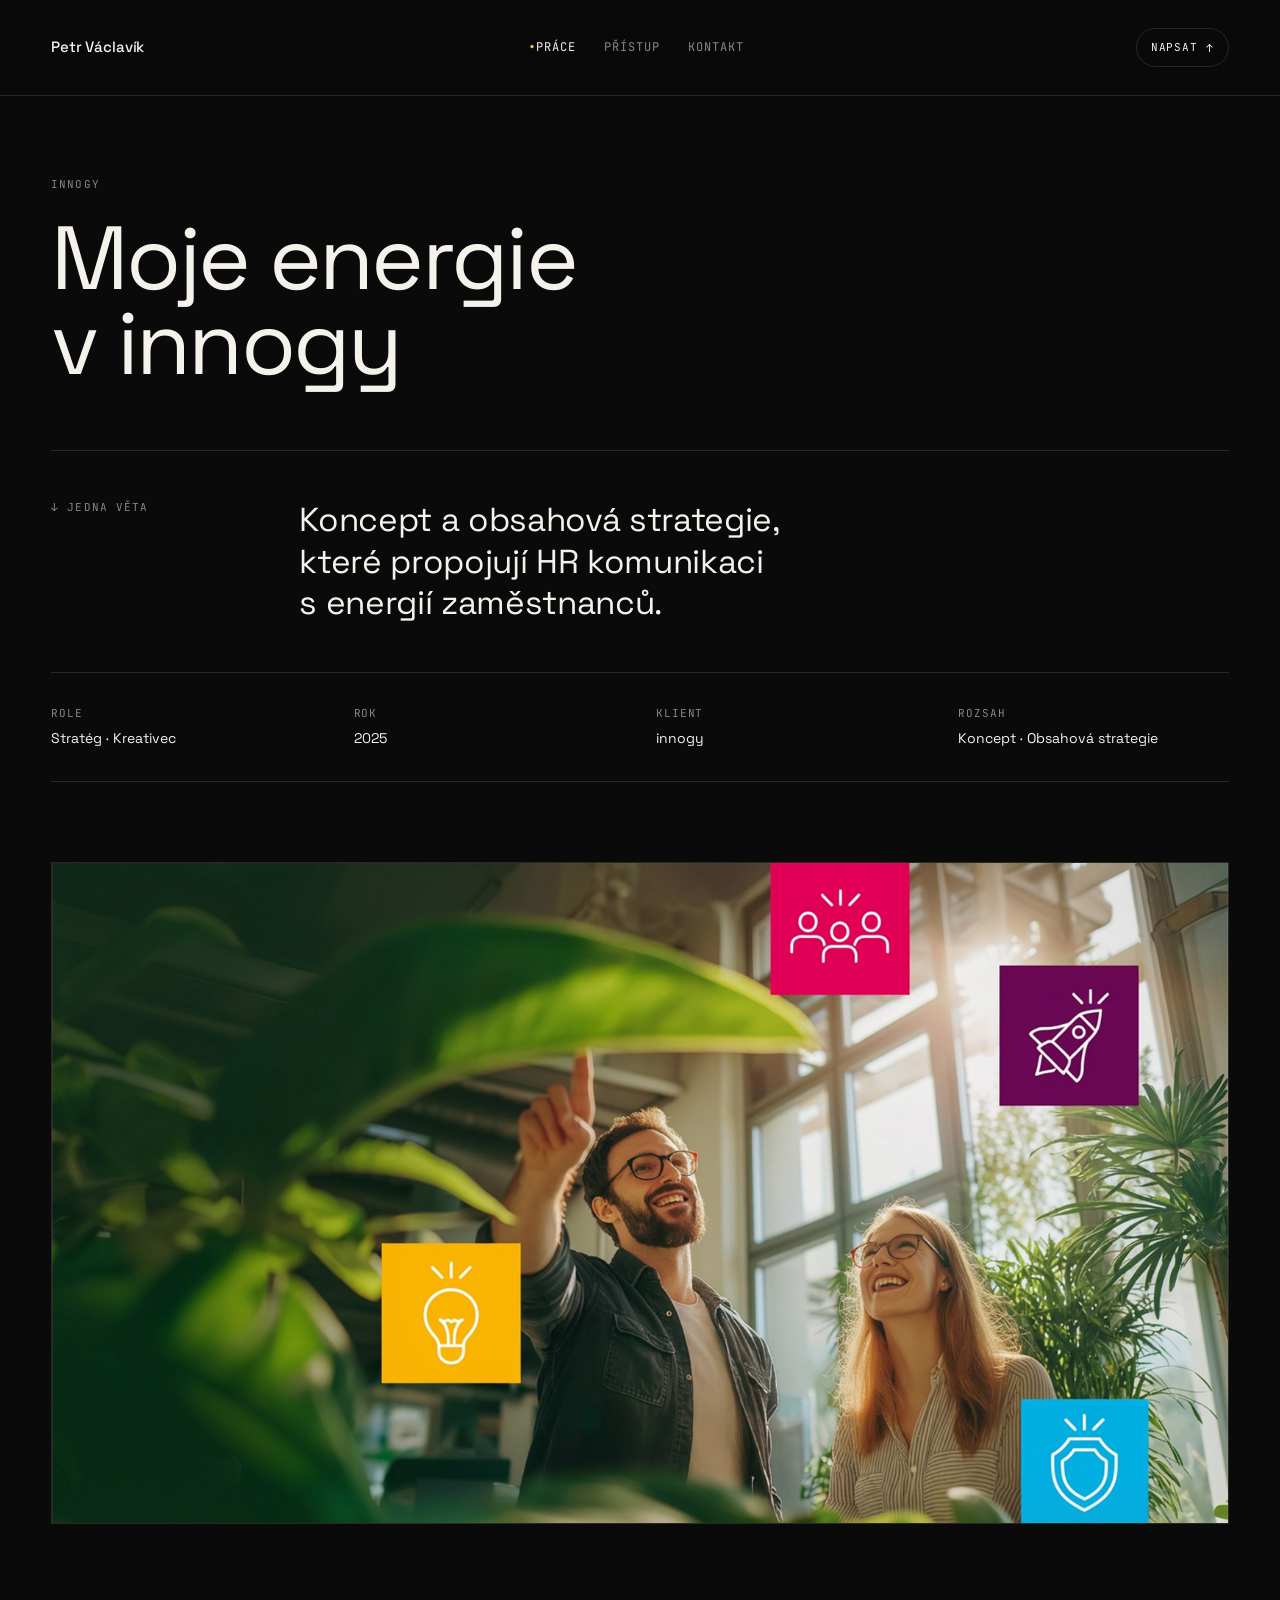
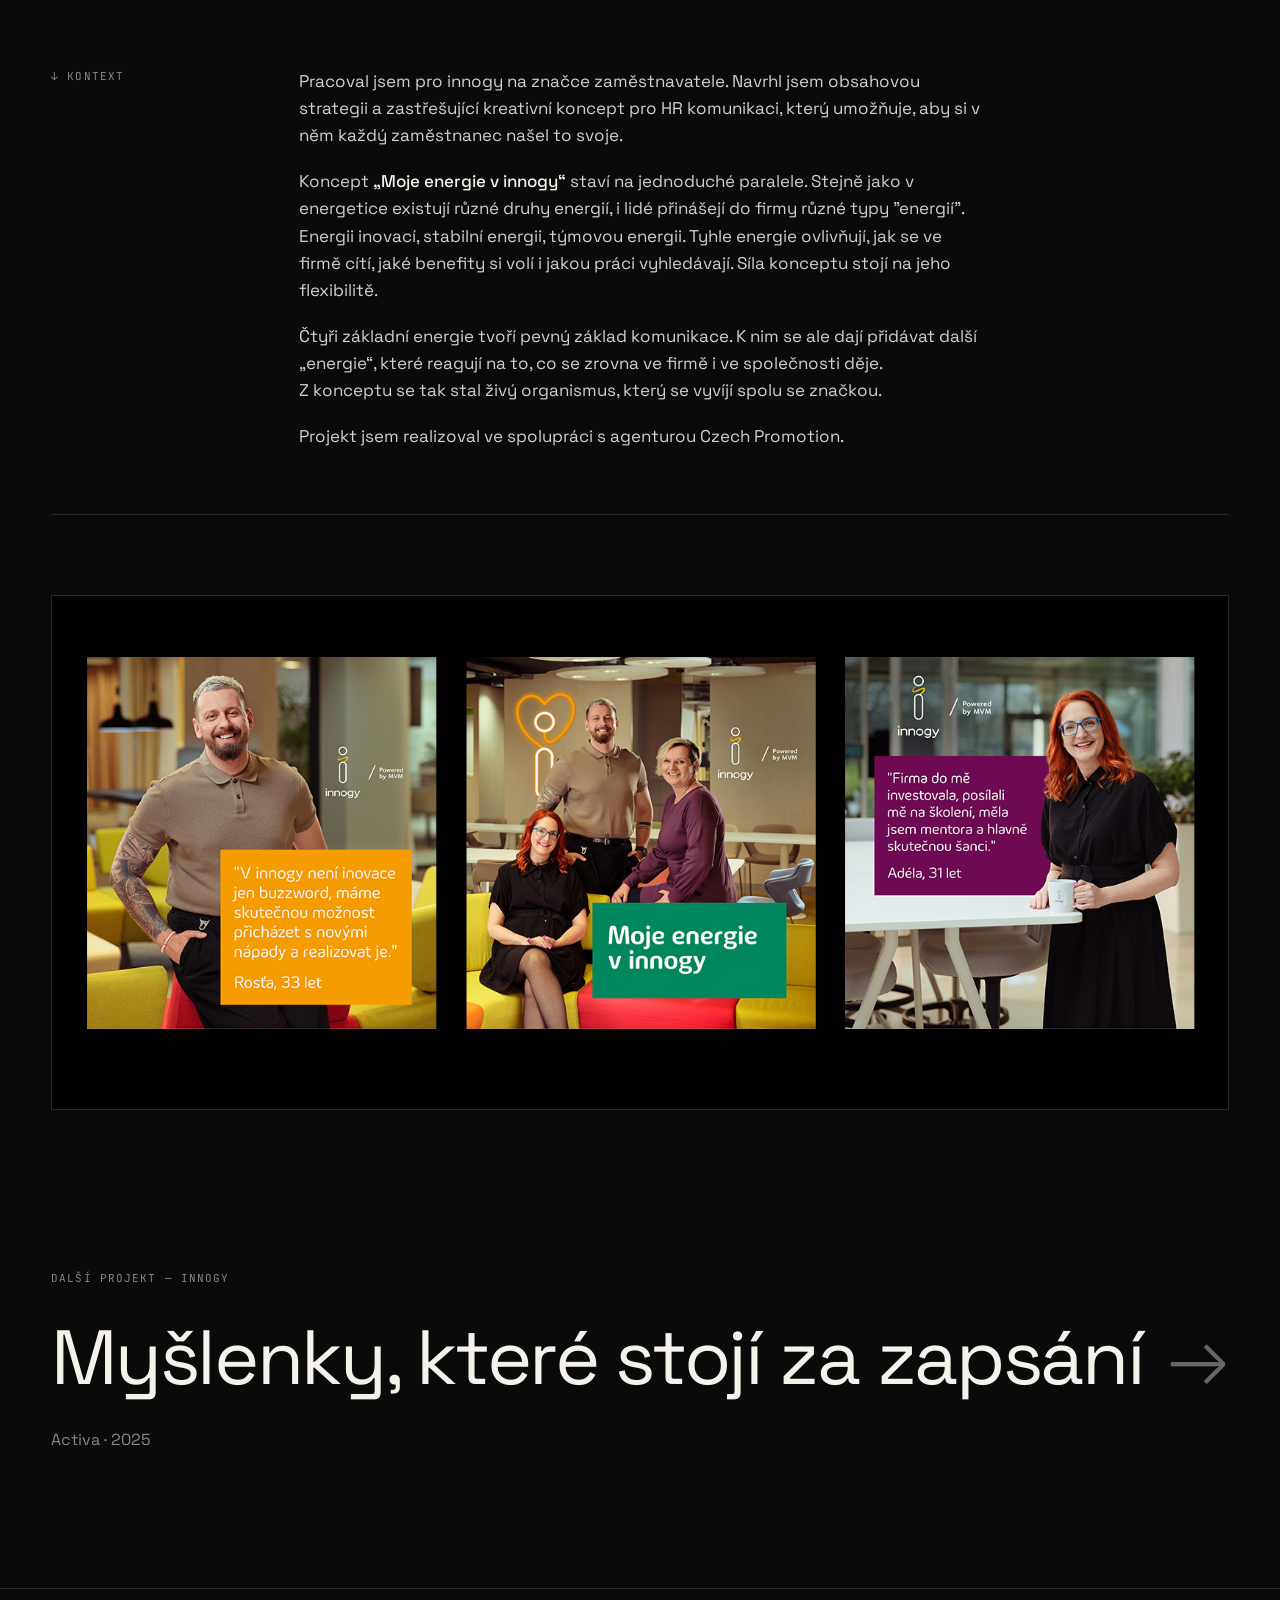
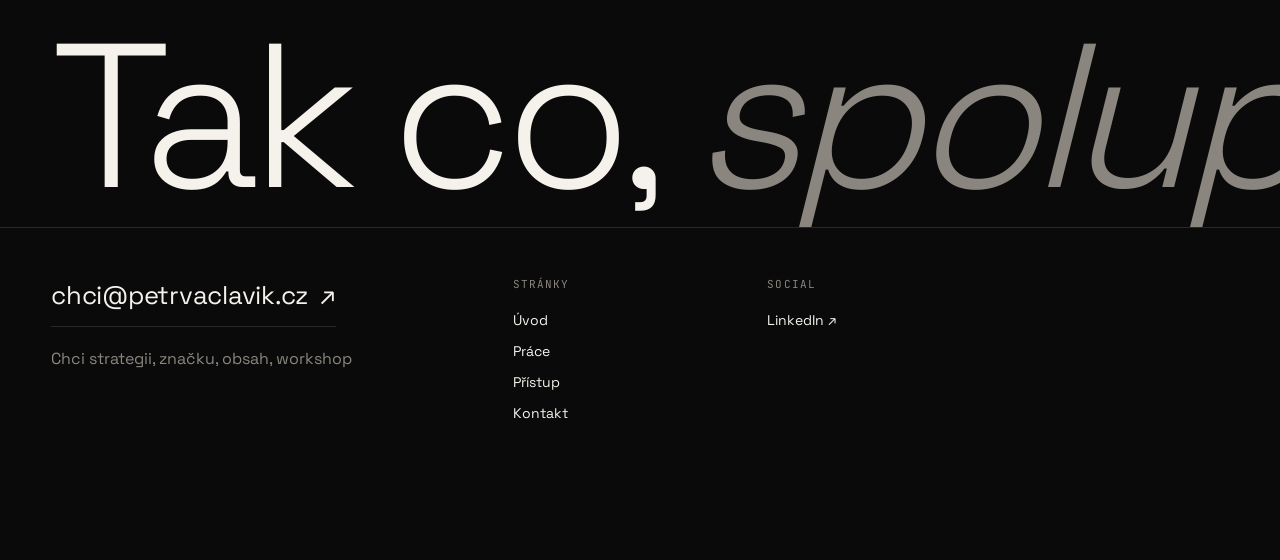
<file: innogy.html>
<!doctype html>
<html lang="cs">
<head>
<meta charset="utf-8">
<meta name="viewport" content="width=device-width,initial-scale=1">
<title>innogy — Petr Václavík</title>
<link rel="preconnect" href="https://fonts.googleapis.com">
<link rel="preconnect" href="https://fonts.gstatic.com" crossorigin>
<link href="https://fonts.googleapis.com/css2?family=Space+Grotesk:wght@300;400;500;600;700&family=JetBrains+Mono:wght@400;500&display=swap" rel="stylesheet">
<link rel="stylesheet" href="style.css">
</head>
<body>
  <div class="page">

    <header class="nav">
      <a class="nav__logo" href="index.html"><span>Petr Václavík</span></a>
      <nav class="nav__menu">
        <a href="index.html#prace" aria-current="page">Práce</a>
        <a href="pristup.html">Přístup</a>
        <a href="kontakt.html">Kontakt</a>
      </nav>
      <div class="nav__right">
        <a class="nav__cta" href="kontakt.html">Napsat <span class="arrow">↗</span></a>
      </div>
    </header>

    <main>

      <section class="detail-hero">
        <div class="detail-hero__num">INNOGY</div>
        <h1 class="detail-hero__title">Moje energie </br> v innogy</h1>
      </section>

      <!-- JEDNA VĚTA -->
      <section class="detail-sub">
        <div class="detail-sub__label">↓ Jedna věta</div>
        <p class="detail-sub__sentence">Koncept a obsahová strategie, které propojují HR komunikaci </br>s energií zaměstnanců.</p>
      </section>

      <!-- META -->
      <section class="detail-meta">
        <div><span class="micro">ROLE</span><span>Stratég · Kreativec</span></div>
        <div><span class="micro">ROK</span><span>2025</span></div>
        <div><span class="micro">KLIENT</span><span>innogy</span></div>
        <div><span class="micro">ROZSAH</span><span>Koncept · Obsahová strategie</span></div>
      </section>

      <!-- COVER -->
      <figure class="detail-cover photo has-img" style="background-image: url('img/innogy_1600_900.jpg');"></figure>

      <!-- KONTEXT -->
      <section class="detail-body">
        <div class="detail-body__label">↓ Kontext</div>
        <div class="detail-body__text">
          <p>Pracoval jsem pro innogy na značce zaměstnavatele. Navrhl jsem obsahovou strategii a zastřešující kreativní koncept pro HR komunikaci, který umožňuje, aby si v něm každý zaměstnanec našel to svoje.</p>
<p>Koncept <strong>„Moje energie v innogy“</strong> staví na jednoduché paralele. Stejně jako v energetice existují různé druhy energií, i lidé přinášejí do firmy různé typy "energií". Energii inovací, stabilní energii, týmovou energii. Tyhle energie ovlivňují, jak se ve firmě cítí, jaké benefity si volí i jakou práci vyhledávají.
Síla konceptu stojí na jeho flexibilitě.</p>
<p>Čtyři základní energie tvoří pevný základ komunikace. K nim se ale dají přidávat další „energie“, které reagují na to, co se zrovna ve firmě i ve společnosti děje. </br>Z konceptu se tak stal živý organismus, který se vyvíjí spolu se značkou.</p>
<p>Projekt jsem realizoval ve spolupráci s agenturou Czech Promotion.</p>
        </div>
      </section>

      <!-- DALŠÍ OBRÁZKY -->
      <section class="detail-gallery">
      <figure class="g g--full photo has-img" style="background-image: url('img/innogy_1600_700.jpg');">
</figure>

      </section>

      <!-- DALŠÍ PROJEKT -->
      <section class="next-project">
        <span class="next-project__label">Další projekt — innogy</span>
        <a class="next-project__name" href="activa.html">Myšlenky, které stojí za zapsání</a>
        <span class="muted">Activa · 2025</span>
      </section>

    </main>


    <footer class="footer">
      <div class="footer__big">Tak&nbsp;co, <em>spolupráce?</em></div>
      <div class="footer__grid">
        <div>
          <a class="contact__email" href="mailto:chci@petrvaclavik.cz">
            chci@petrvaclavik.cz <span class="arrow">↗</span>
          </a>
          <p class="muted" style="margin-top:20px; max-width: 32ch;">Chci strategii, značku, obsah, workshop</p>
        </div>
        <div class="footer__col">
          <h4>Stránky</h4>
          <ul>
            <li><a href="index.html">Úvod</a></li>
            <li><a href="index.html#prace">Práce</a></li>
            <li><a href="pristup.html">Přístup</a></li>
            <li><a href="kontakt.html">Kontakt</a></li>
          </ul>
        </div>
        <div class="footer__col">
          <h4>Social</h4>
          <ul>
            <li><a href="https://www.linkedin.com/in/petrvaclavik/" target="_blank" rel="noopener">LinkedIn ↗</a></li>
          </ul>
        </div>
      </div>
    </footer>
  </div>
</body>
</html>
</file>
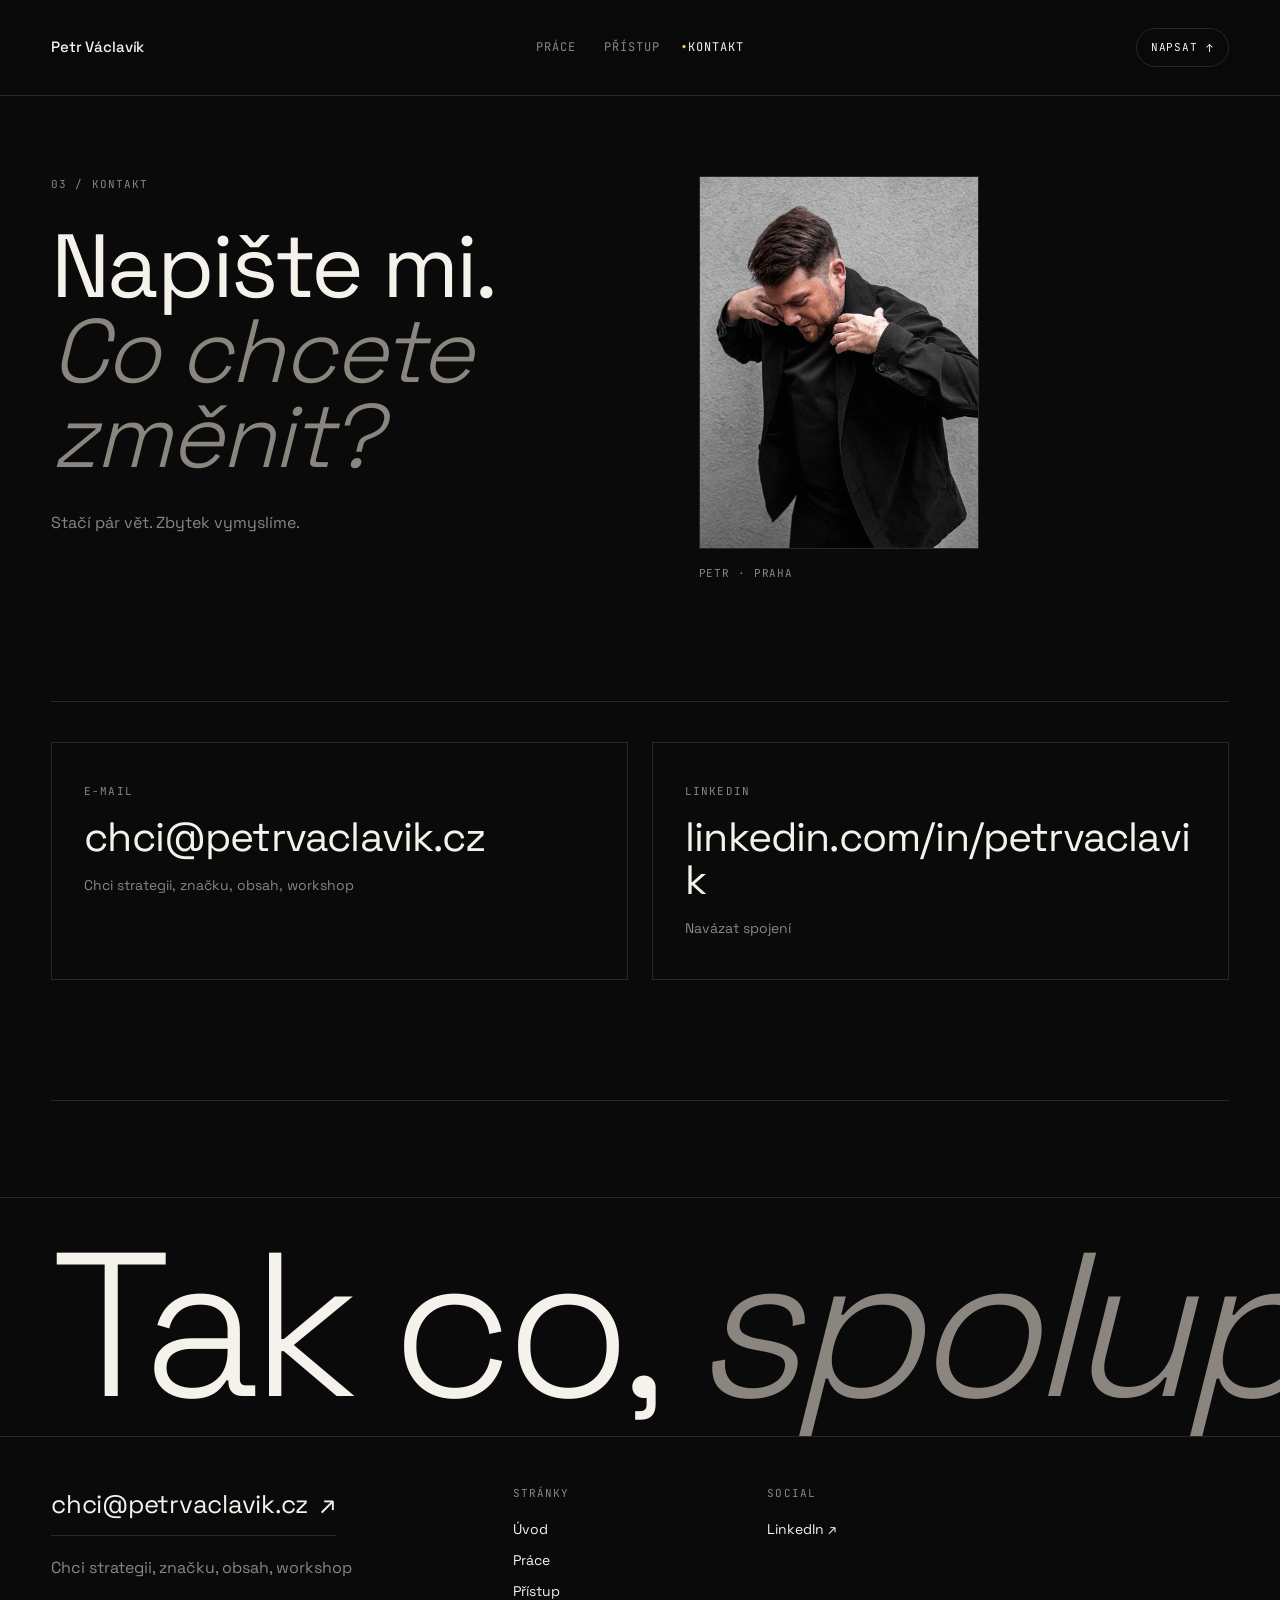
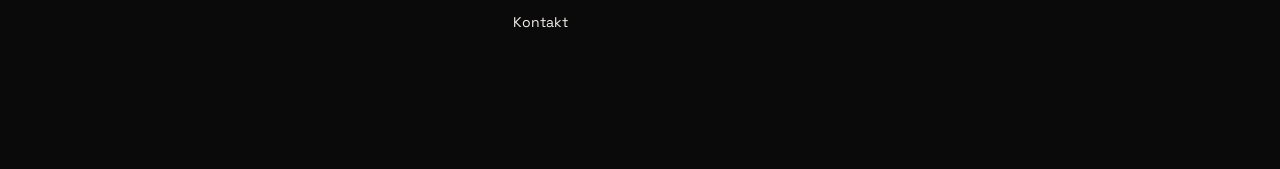
<file: kontakt.html>
<!doctype html>
<html lang="cs">
<head>
<meta charset="utf-8">
<meta name="viewport" content="width=device-width,initial-scale=1">
<title>Kontakt — Petr Václavík</title>
<link rel="preconnect" href="https://fonts.googleapis.com">
<link rel="preconnect" href="https://fonts.gstatic.com" crossorigin>
<link href="https://fonts.googleapis.com/css2?family=Space+Grotesk:wght@300;400;500;600;700&family=JetBrains+Mono:wght@400;500&display=swap" rel="stylesheet">
<link rel="stylesheet" href="style.css">
</head>
<body>
  <div class="page">

    <header class="nav">
      <a class="nav__logo" href="index.html"><span>Petr Václavík</span></a>
      <nav class="nav__menu">
        <a href="index.html#prace">Práce</a>
        <a href="pristup.html">Přístup</a>
        <a href="kontakt.html" aria-current="page">Kontakt</a>
      </nav>
      <div class="nav__right">
        <a class="nav__cta" href="kontakt.html">Napsat <span class="arrow">↗</span></a>
      </div>
    </header>

    <main>
      <section class="contact">
        <div class="contact__left">
          <span class="contact__num">03 / KONTAKT</span>
          <h1 class="contact__title">Napište mi.<br><em>Co chcete změnit?</em></h1>
          <p class="muted" style="max-width: 40ch;">Stačí pár vět. Zbytek vymyslíme.</p>

        </div>

        <div>
          <div class="contact__portrait" style="background-image: url('img/profil_1.jpg');"></div>
          <p class="muted" style="margin-top:16px; font-family: var(--f-mono); font-size: 11px; letter-spacing: 0.08em; text-transform: uppercase;">Petr · Praha</p>
        </div>
      </section>

      <div class="contact-cards-wrap">
        <div class="contact-cards">
          <a class="contact-card" href="mailto:chci@petrvaclavik.cz">
            <span class="contact-card__label">E-MAIL</span>
            <span class="contact-card__value">chci@petrvaclavik.cz</span>
            <span class="contact-card__hint">Chci strategii, značku, obsah, workshop</span>
          </a>
          <a class="contact-card" href="https://www.linkedin.com/in/petrvaclavik/" target="_blank" rel="noopener">
            <span class="contact-card__label">LinkedIn</span>
            <span class="contact-card__value">linkedin.com/in/petrvaclavik</span>
            <span class="contact-card__hint">Navázat spojení</span>
          </a>
        </div>
      </div>
    </main>


    <footer class="footer">
      <div class="footer__big">Tak&nbsp;co, <em>spolupráce?</em></div>
      <div class="footer__grid">
        <div>
          <a class="contact__email" href="mailto:chci@petrvaclavik.cz">
            chci@petrvaclavik.cz <span class="arrow">↗</span>
          </a>
          <p class="muted" style="margin-top:20px; max-width: 32ch;">Chci strategii, značku, obsah, workshop</p>
        </div>
        <div class="footer__col">
          <h4>Stránky</h4>
          <ul>
            <li><a href="index.html">Úvod</a></li>
            <li><a href="index.html#prace">Práce</a></li>
            <li><a href="pristup.html">Přístup</a></li>
            <li><a href="kontakt.html">Kontakt</a></li>
          </ul>
        </div>
        <div class="footer__col">
          <h4>Social</h4>
          <ul>
            <li><a href="https://www.linkedin.com/in/petrvaclavik/" target="_blank" rel="noopener">LinkedIn ↗</a></li>
          </ul>
        </div>
      </div>
    </footer>
  </div>
</body>
</html>
</file>
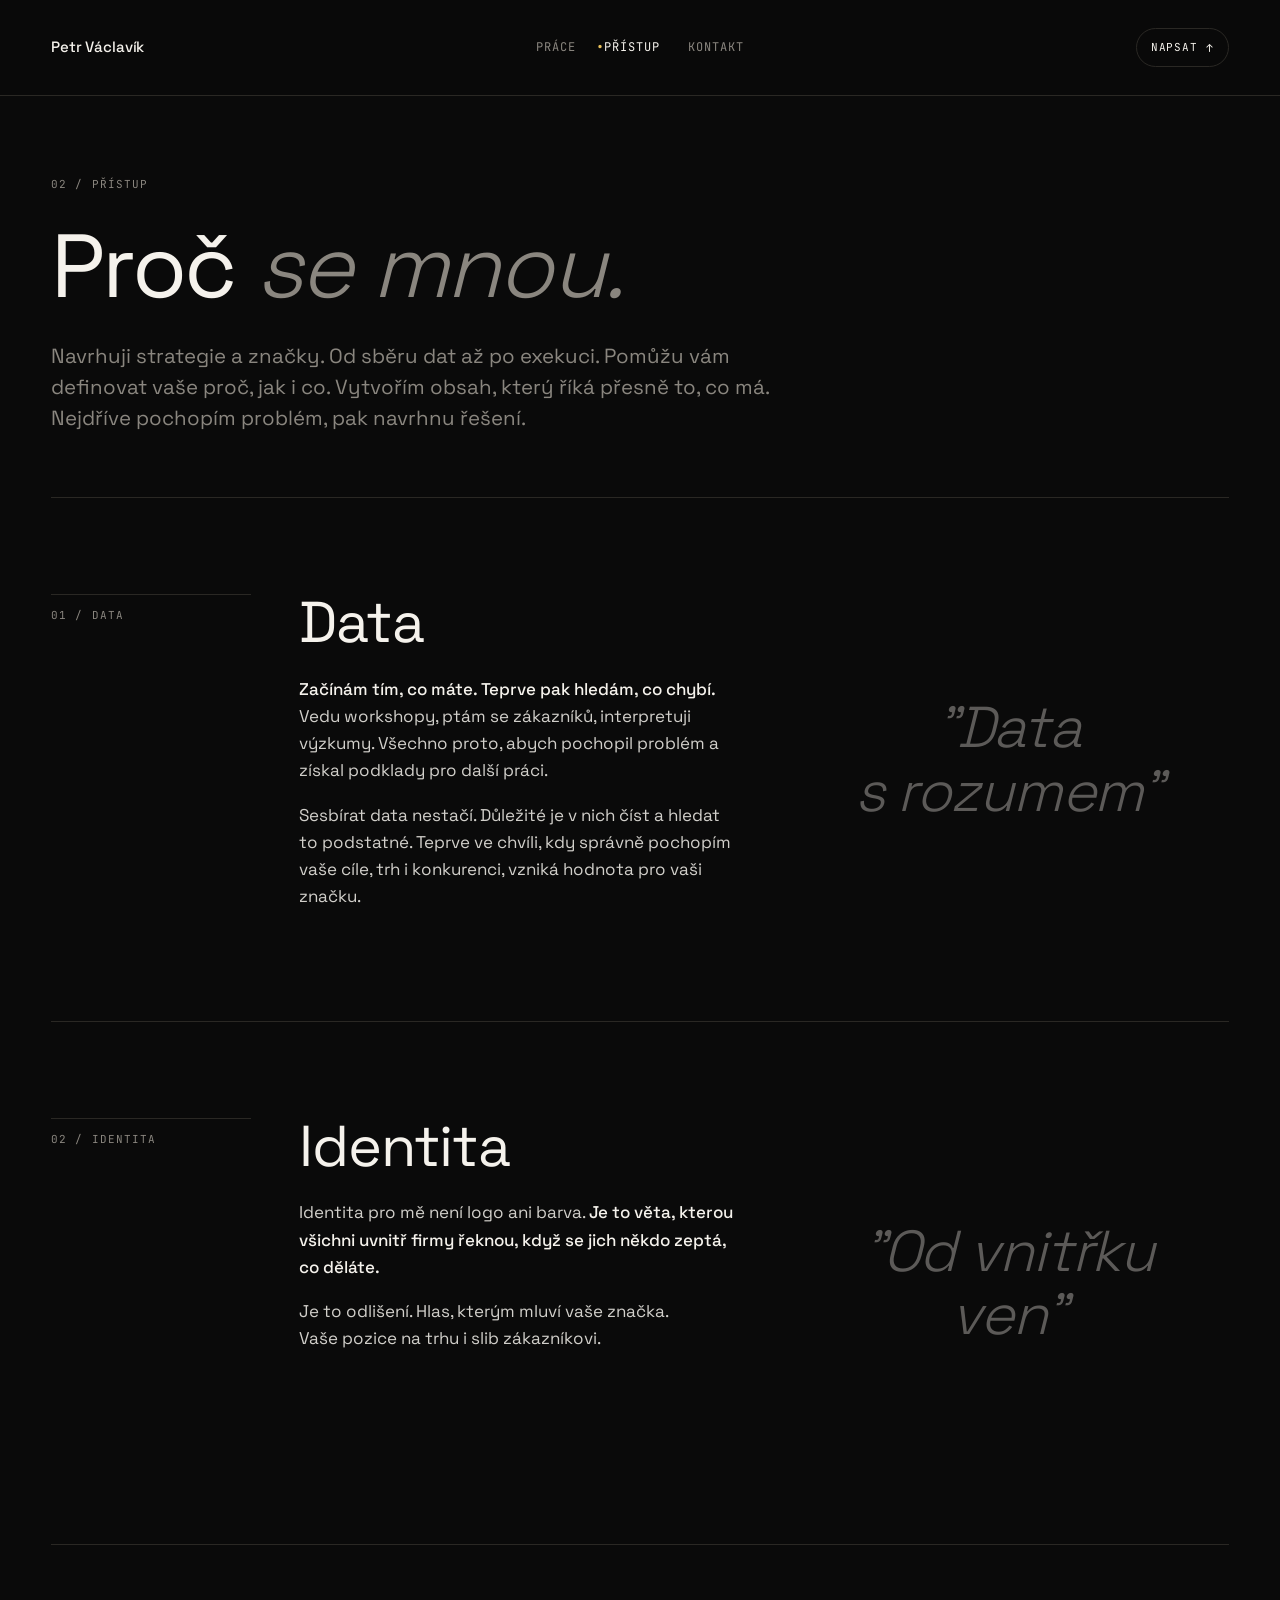
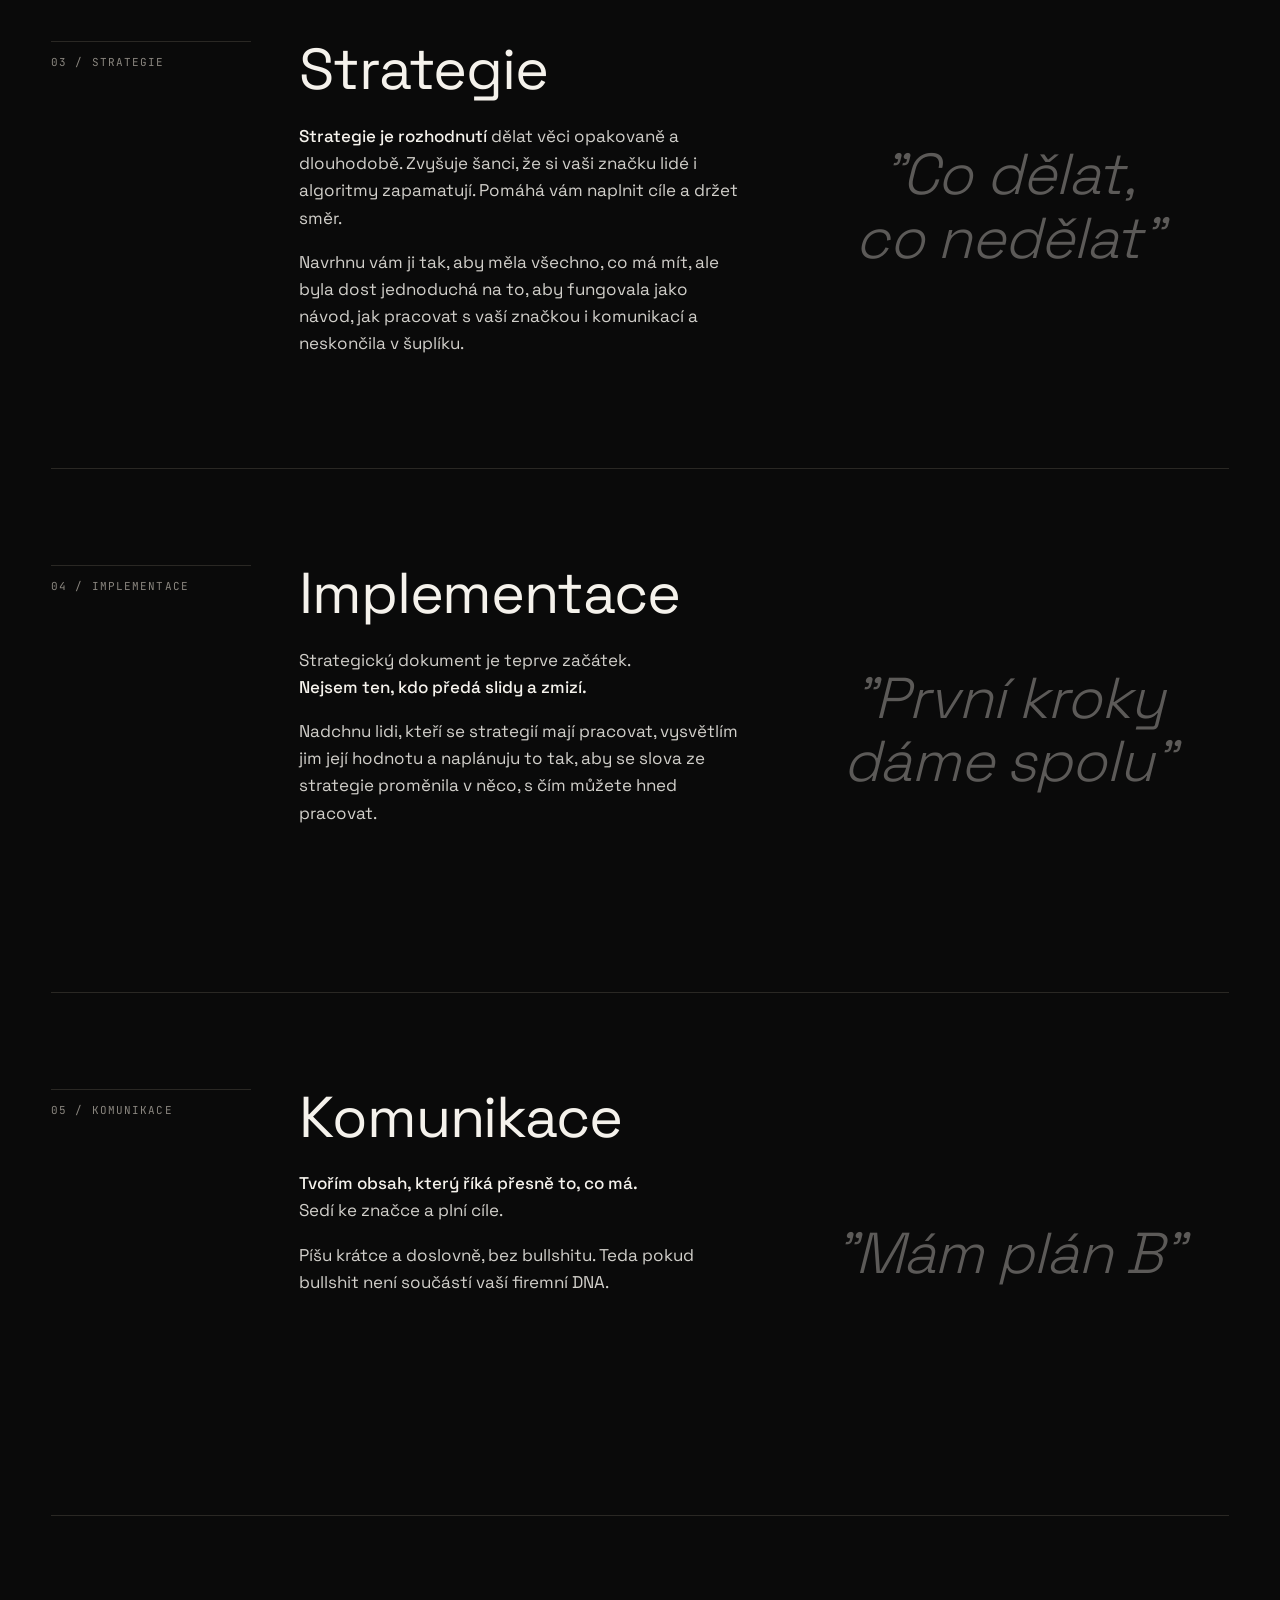
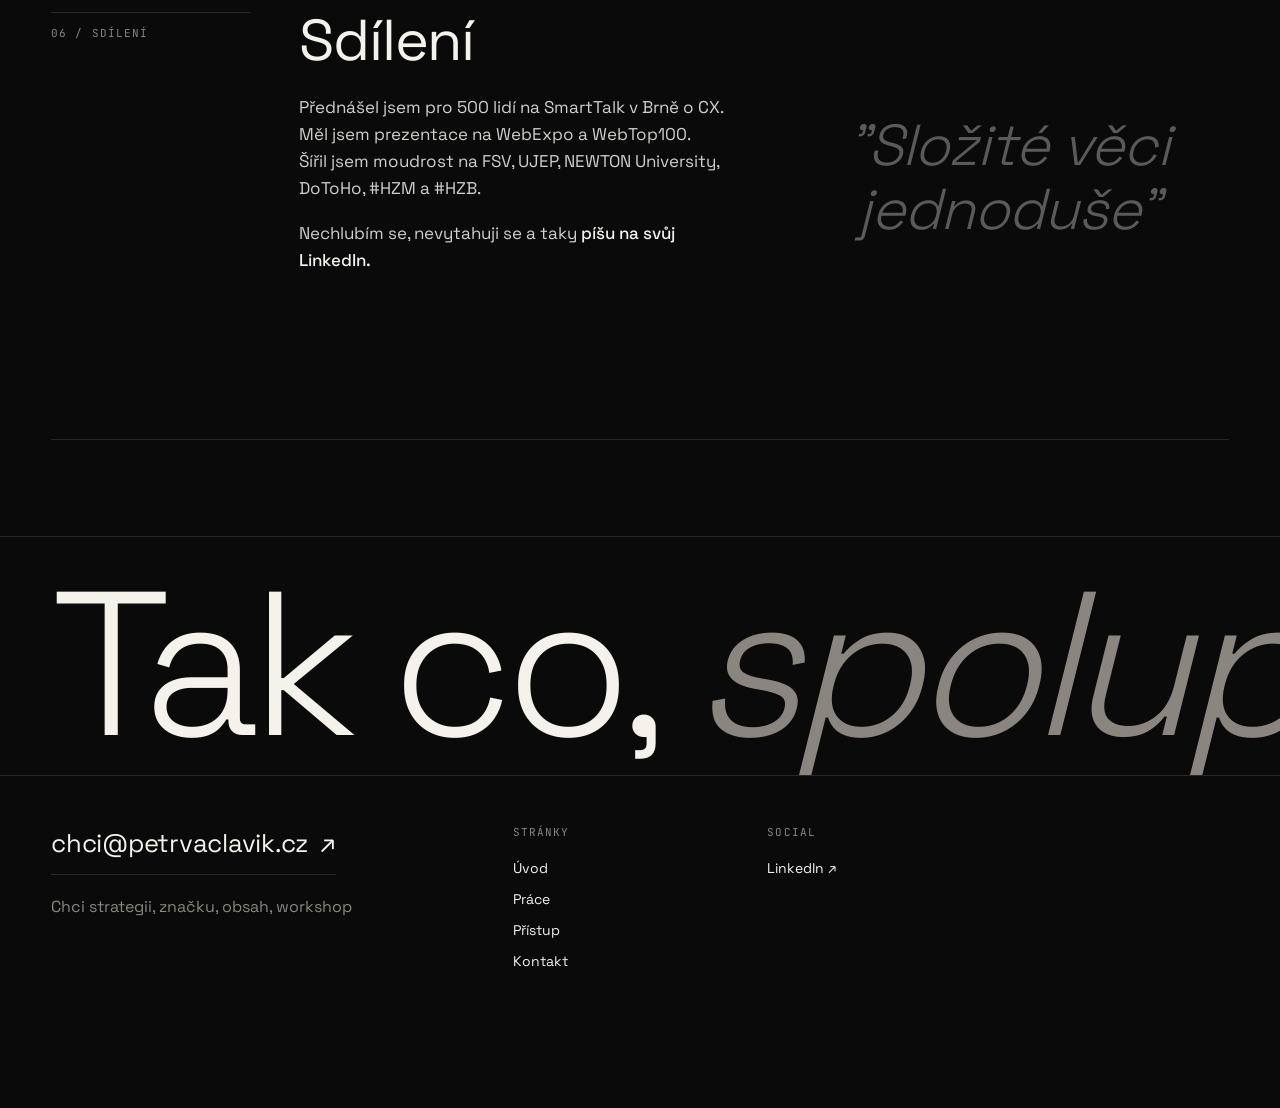
<file: pristup.html>
<!doctype html>
<html lang="cs">
<head>
<meta charset="utf-8">
<meta name="viewport" content="width=device-width,initial-scale=1">
<title>Přístup — Petr Václavík</title>
<link rel="preconnect" href="https://fonts.googleapis.com">
<link rel="preconnect" href="https://fonts.gstatic.com" crossorigin>
<link href="https://fonts.googleapis.com/css2?family=Space+Grotesk:wght@300;400;500;600;700&family=JetBrains+Mono:wght@400;500&display=swap" rel="stylesheet">
<link rel="stylesheet" href="style.css">
</head>
<body>
  <div class="page">

    <header class="nav">
      <a class="nav__logo" href="index.html"><span>Petr Václavík</span></a>
      <nav class="nav__menu">
        <a href="index.html#prace">Práce</a>
        <a href="pristup.html" aria-current="page">Přístup</a>
        <a href="kontakt.html">Kontakt</a>
      </nav>
      <div class="nav__right">
        <a class="nav__cta" href="kontakt.html">Napsat <span class="arrow">↗</span></a>
      </div>
    </header>

    <main>
      <section class="approach-intro">
        <span class="approach-intro__label">02 / PŘÍSTUP</span>
        <h1 class="approach-intro__title">Proč <em>se mnou.</em></h1>
        <p class="approach-intro__lead">Navrhuji strategie a značky. Od sběru dat až po exekuci. Pomůžu vám definovat vaše proč, jak i co. Vytvořím obsah, který říká přesně to, co má. Nejdříve pochopím problém, pak navrhnu řešení.</p>
      </section>


      <section class="approach-step">
        <div class="approach-step__num">01 / DATA</div>
        <div>
          <h2 class="approach-step__title">Data</h2>
          <div class="approach-step__text"><p><strong>Začínám tím, co máte. Teprve pak hledám, co chybí.</strong> <br>Vedu workshopy, ptám se zákazníků, interpretuji výzkumy. Všechno proto, abych pochopil problém a získal podklady pro další práci.</p><p>
Sesbírat data nestačí. Důležité je v nich číst a hledat to podstatné. Teprve ve chvíli, kdy správně pochopím vaše cíle, trh i konkurenci, vzniká hodnota pro vaši značku.</p></div>
        </div>
        <div class="approach-step__quote">"Data </br>s rozumem"</div>
      </section>

      <section class="approach-step">
        <div class="approach-step__num">02 / IDENTITA</div>
        <div>
          <h2 class="approach-step__title">Identita</h2>
          <div class="approach-step__text"><p>Identita pro mě není logo ani barva. <strong>Je to věta, kterou všichni uvnitř firmy řeknou, když se jich někdo zeptá, co děláte.</strong></p>
<p>Je to odlišení. Hlas, kterým mluví vaše značka. <br>Vaše pozice na trhu i slib zákazníkovi.</p></div>
        </div>
        <div class="approach-step__quote">"Od vnitřku </br>ven"</div>
      </section>

      <section class="approach-step">
        <div class="approach-step__num">03 / STRATEGIE</div>
        <div>
          <h2 class="approach-step__title">Strategie</h2>
          <div class="approach-step__text"><p><strong>Strategie je rozhodnutí </strong>dělat věci opakovaně a dlouhodobě. Zvyšuje šanci, že si vaši značku lidé i algoritmy zapamatují. Pomáhá vám naplnit cíle a držet směr.</p>
<p>Navrhnu vám ji tak, aby měla všechno, co má mít, ale byla dost jednoduchá na to, aby fungovala jako návod, jak pracovat s vaší značkou i komunikací a neskončila v šuplíku.</p></div>
        </div>
        <div class="approach-step__quote">"Co dělat,</br>co nedělat"</div>
      </section>

      <section class="approach-step">
        <div class="approach-step__num">04 / IMPLEMENTACE</div>
        <div>
          <h2 class="approach-step__title">Implementace</h2>
          <div class="approach-step__text"><p>Strategický dokument je teprve začátek. <br><strong>Nejsem ten, kdo předá slidy a zmizí.</strong></p>
<p>Nadchnu lidi, kteří se strategií mají pracovat, vysvětlím jim její hodnotu a naplánuju to tak, aby se slova ze strategie proměnila v něco, s čím můžete hned pracovat.</p></div>
        </div>
        <div class="approach-step__quote">"První kroky </br> dáme spolu"</div>
      </section>

      <section class="approach-step">
        <div class="approach-step__num">05 / KOMUNIKACE</div>
        <div>
          <h2 class="approach-step__title">Komunikace</h2>
          <div class="approach-step__text"><p><strong>Tvořím obsah, který říká přesně to, co má. </strong><br>Sedí ke značce a plní cíle.</p>
<p>Píšu krátce a doslovně, bez bullshitu. Teda pokud bullshit není součástí vaší firemní DNA.</p></div>
        </div>
        <div class="approach-step__quote">"Mám plán B"</div>
      </section>

      <section class="approach-step">
        <div class="approach-step__num">06 / SDÍLENÍ</div>
        <div>
          <h2 class="approach-step__title">Sdílení</h2>
          <div class="approach-step__text"><p>Přednášel jsem pro 500 lidí na SmartTalk v Brně o CX. <br>Měl jsem prezentace na WebExpo a WebTop100. <br>Šířil jsem moudrost na FSV, UJEP, NEWTON University, DoToHo, #HZM a #HZB.</p>
<p>Nechlubím se, nevytahuji se a taky <strong>píšu na svůj LinkedIn.</strong></p></div>
        </div>
        <div class="approach-step__quote">"Složité věci jednoduše"</div>
      </section>

    </main>


    <footer class="footer">
      <div class="footer__big">Tak&nbsp;co, <em>spolupráce?</em></div>
      <div class="footer__grid">
        <div>
          <a class="contact__email" href="mailto:chci@petrvaclavik.cz">
            chci@petrvaclavik.cz <span class="arrow">↗</span>
          </a>
          <p class="muted" style="margin-top:20px; max-width: 32ch;">Chci strategii, značku, obsah, workshop</p>
        </div>
        <div class="footer__col">
          <h4>Stránky</h4>
          <ul>
            <li><a href="index.html">Úvod</a></li>
            <li><a href="index.html#prace">Práce</a></li>
            <li><a href="pristup.html">Přístup</a></li>
            <li><a href="kontakt.html">Kontakt</a></li>
          </ul>
        </div>
        <div class="footer__col">
          <h4>Social</h4>
          <ul>
            <li><a href="https://www.linkedin.com/in/petrvaclavik/" target="_blank" rel="noopener">LinkedIn ↗</a></li>
          </ul>
        </div>
      </div>
    </footer>
  </div>
</body>
</html>
</file>
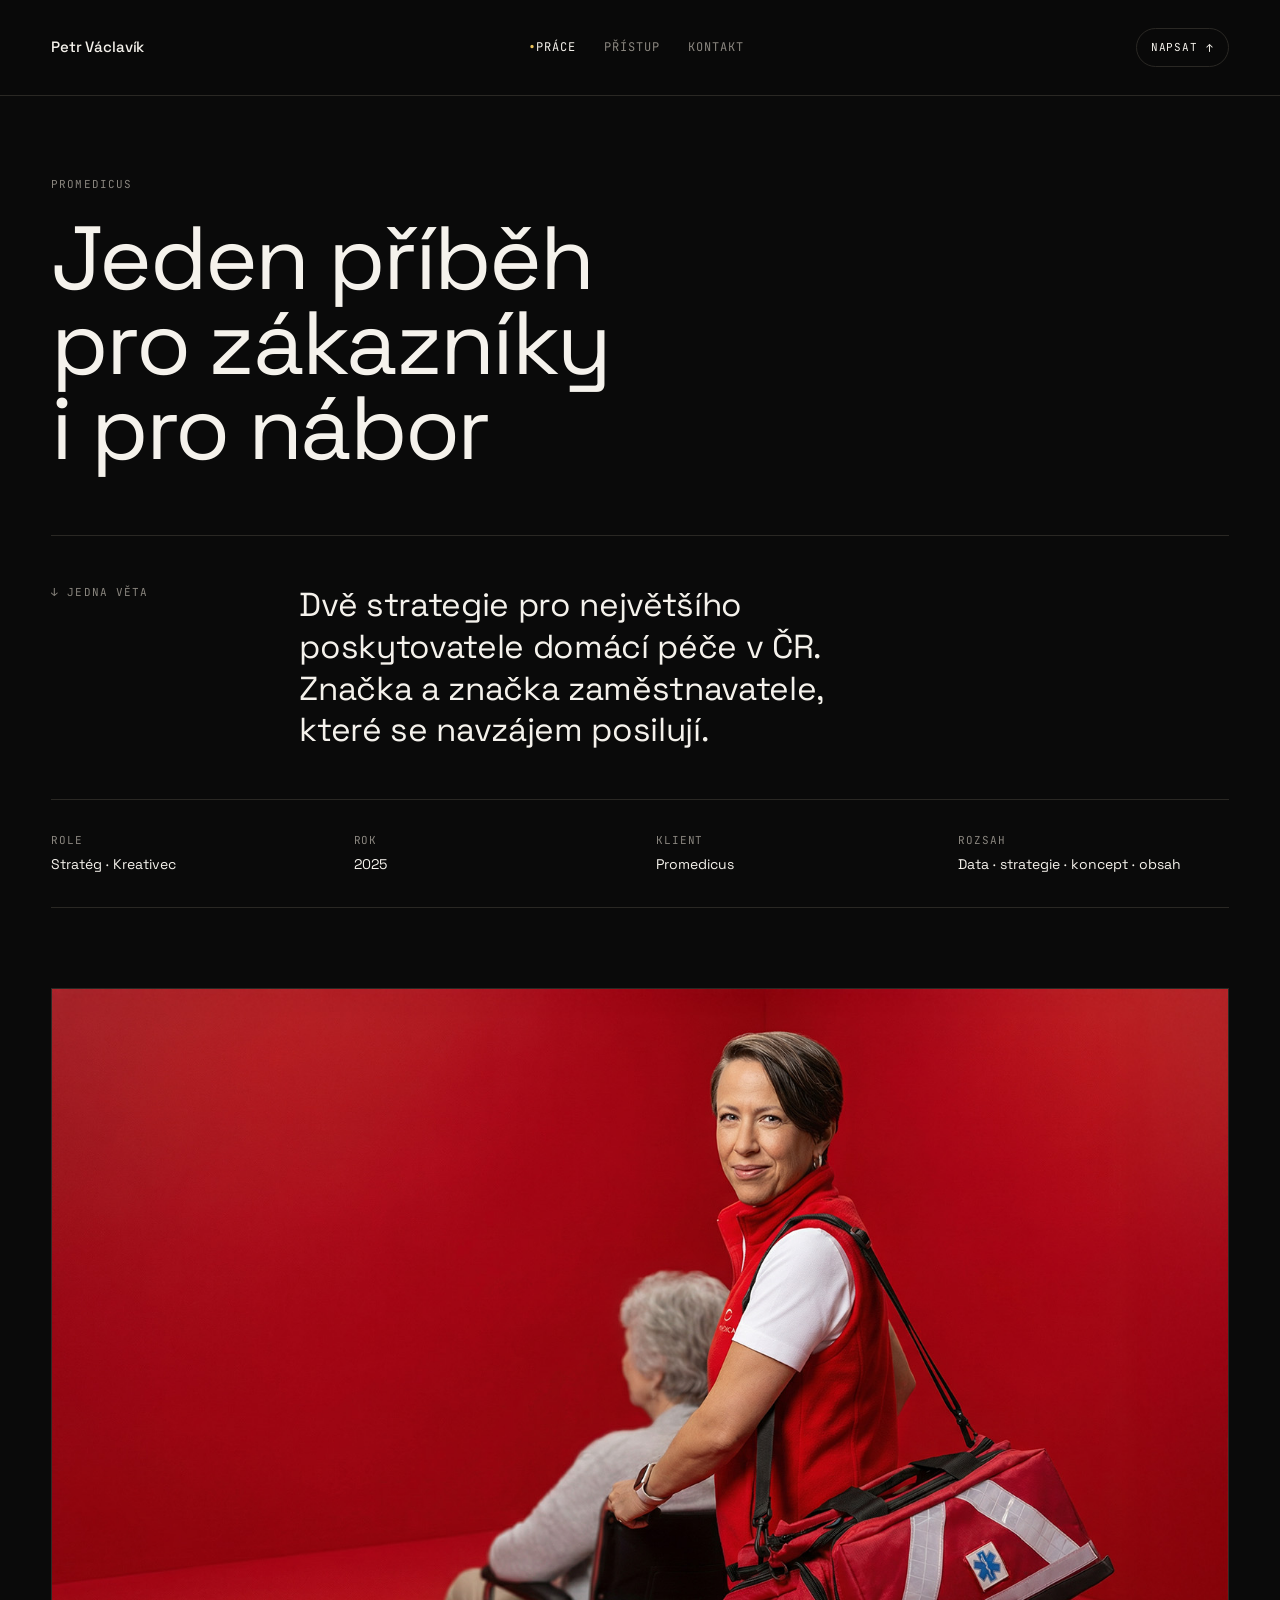
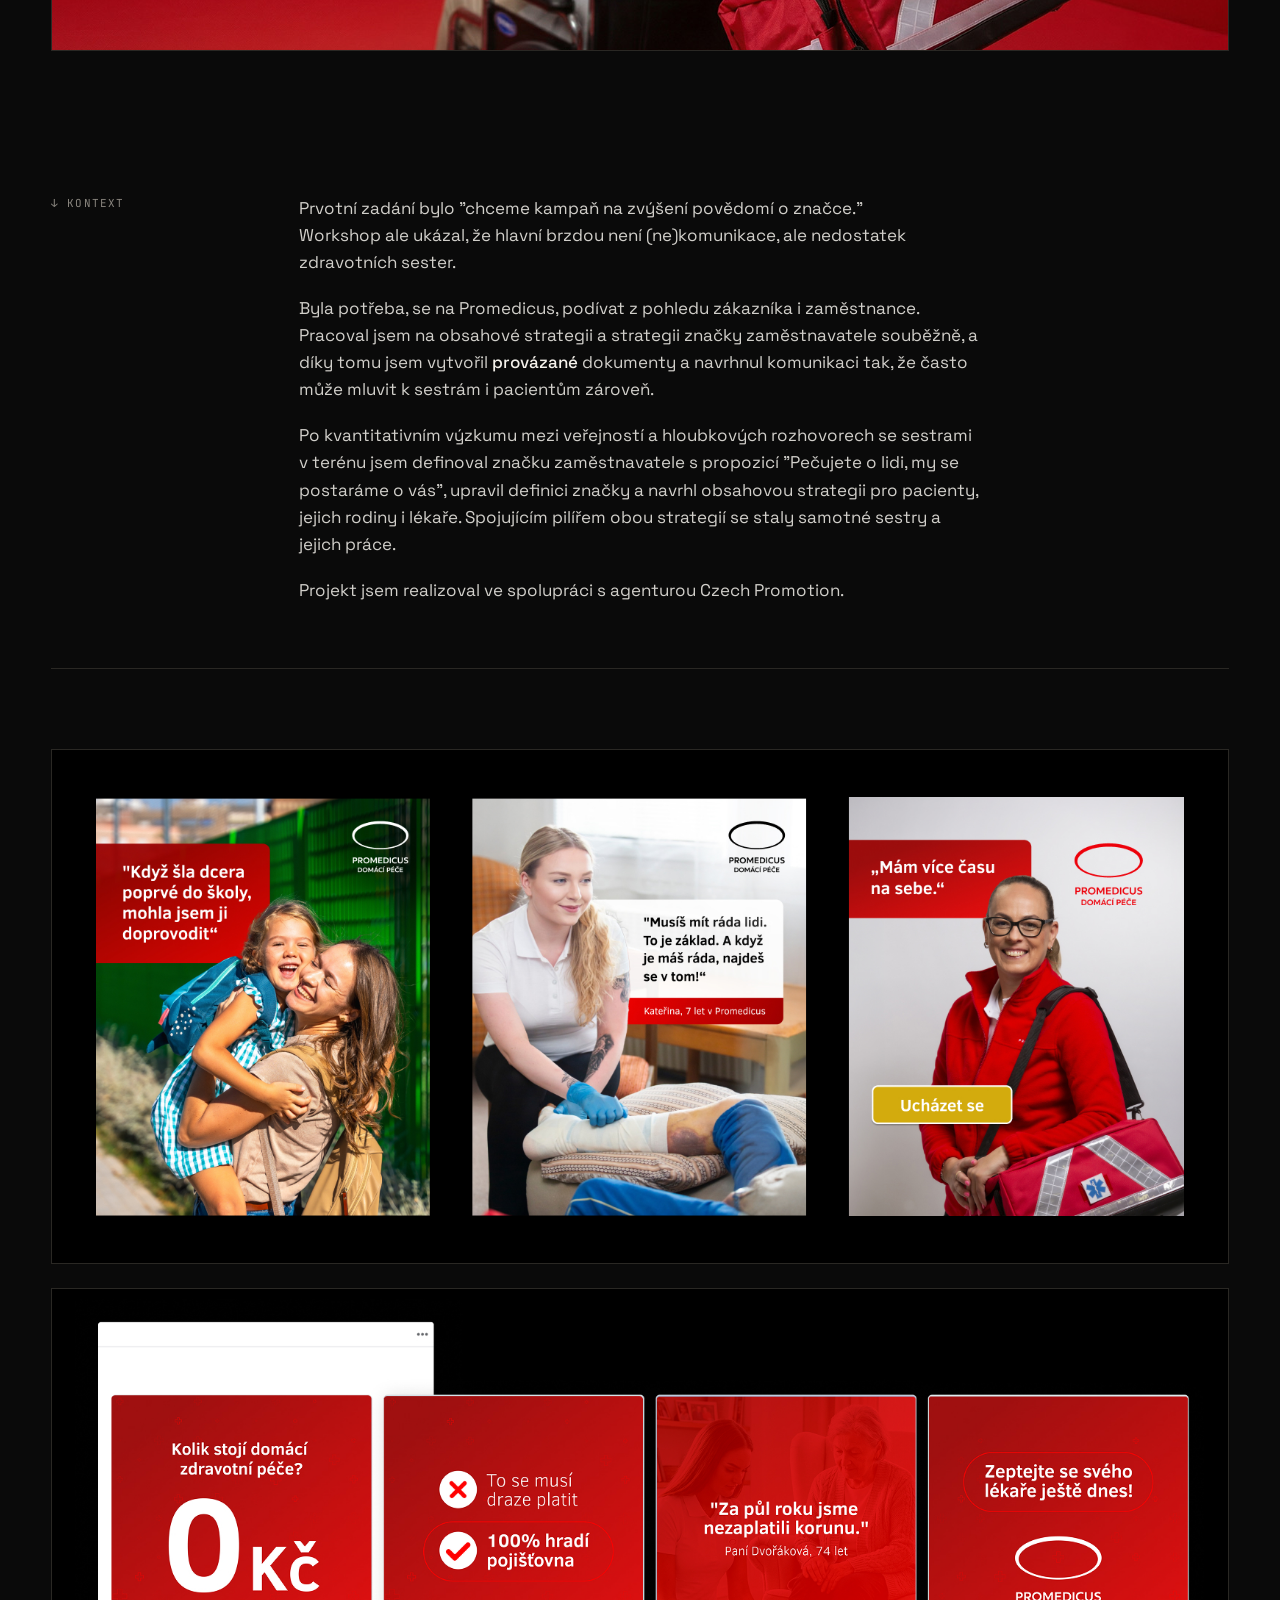
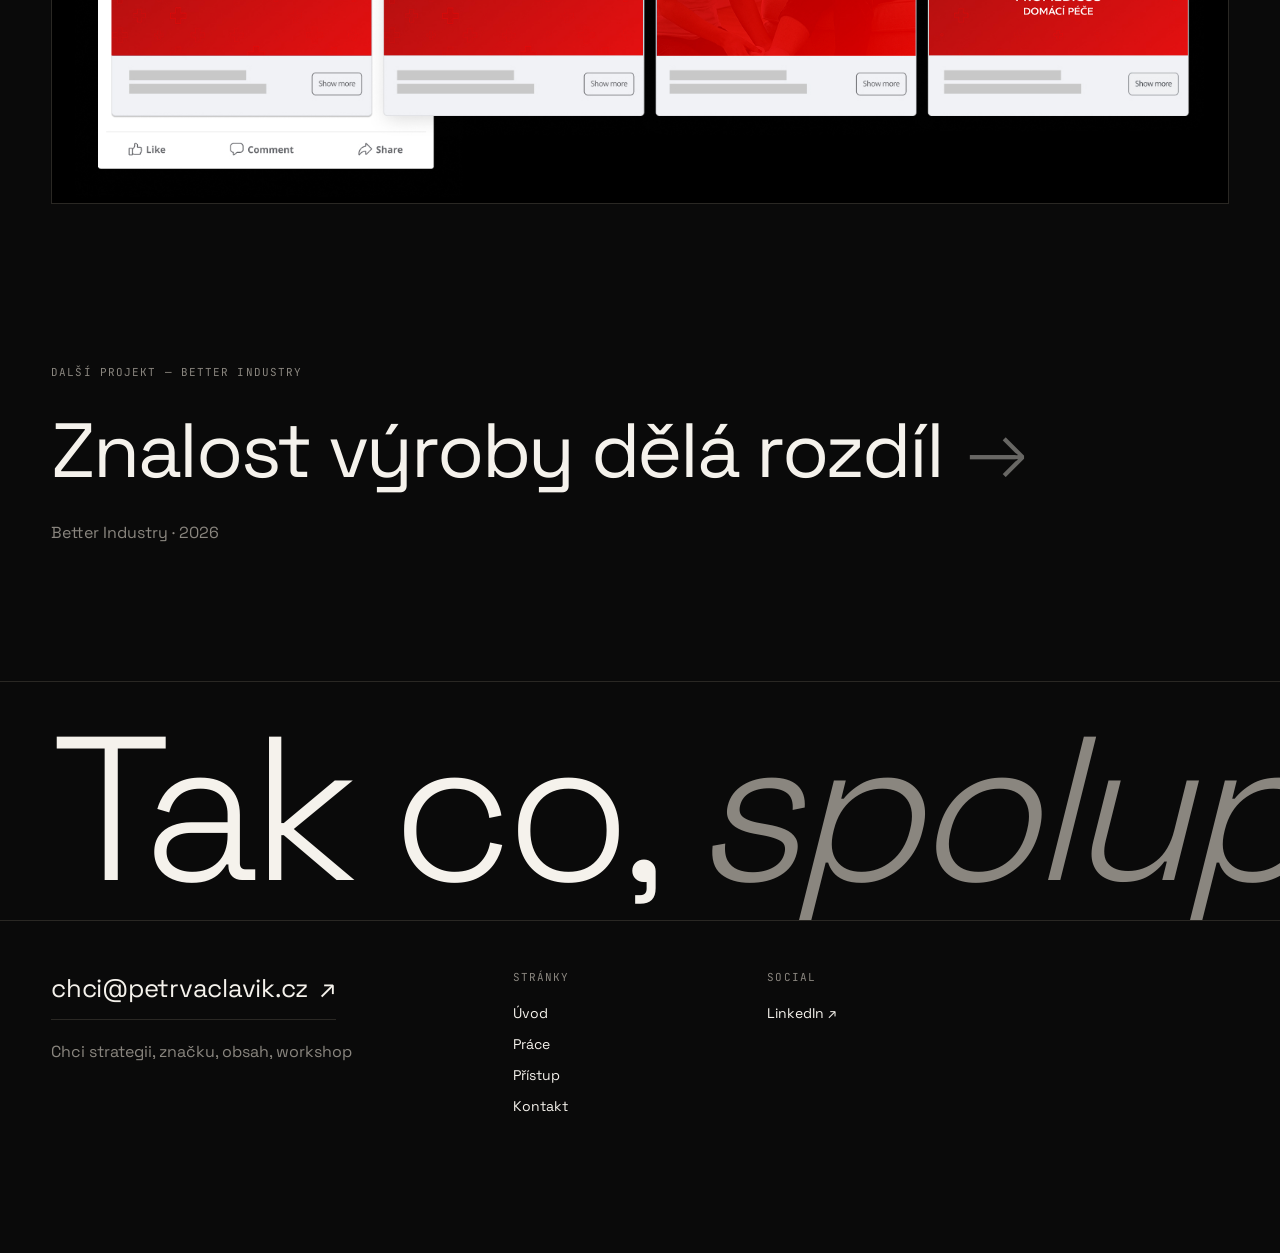
<file: promedicus.html>
<!doctype html>
<html lang="cs">
<head>
<meta charset="utf-8">
<meta name="viewport" content="width=device-width,initial-scale=1">
<title>Promedicus — Petr Václavík</title>
<link rel="preconnect" href="https://fonts.googleapis.com">
<link rel="preconnect" href="https://fonts.gstatic.com" crossorigin>
<link href="https://fonts.googleapis.com/css2?family=Space+Grotesk:wght@300;400;500;600;700&family=JetBrains+Mono:wght@400;500&display=swap" rel="stylesheet">
<link rel="stylesheet" href="style.css">
</head>
<body>
  <div class="page">

    <header class="nav">
      <a class="nav__logo" href="index.html"><span>Petr Václavík</span></a>
      <nav class="nav__menu">
        <a href="index.html#prace" aria-current="page">Práce</a>
        <a href="pristup.html">Přístup</a>
        <a href="kontakt.html">Kontakt</a>
      </nav>
      <div class="nav__right">
        <a class="nav__cta" href="kontakt.html">Napsat <span class="arrow">↗</span></a>
      </div>
    </header>

    <main>

      <section class="detail-hero">
        <div class="detail-hero__num">PROMEDICUS</div>
        <h1 class="detail-hero__title">Jeden příběh </br>pro zákazníky </br>i pro nábor </h1>
      </section>

      <!-- JEDNA VĚTA -->
      <section class="detail-sub">
        <div class="detail-sub__label">↓ Jedna věta</div>
        <p class="detail-sub__sentence">Dvě strategie pro největšího poskytovatele domácí péče v ČR. Značka a značka zaměstnavatele, které se navzájem posilují.</p>
      </section>

      <!-- META -->
      <section class="detail-meta">
        <div><span class="micro">ROLE</span><span>Stratég · Kreativec</span></div>
        <div><span class="micro">ROK</span><span>2025</span></div>
        <div><span class="micro">KLIENT</span><span>Promedicus</span></div>
        <div><span class="micro">ROZSAH</span><span>Data · strategie · koncept · obsah</span></div>
      </section>

      <!-- COVER -->
      <figure class="detail-cover photo has-img" style="background-image: url('img/promedicus_1600_900.jpg');"></figure>

      <!-- KONTEXT -->
      <section class="detail-body">
        <div class="detail-body__label">↓ Kontext</div>
        <div class="detail-body__text">
          <p>Prvotní zadání bylo "chceme kampaň na zvýšení povědomí o značce." </br>Workshop ale ukázal, že hlavní brzdou není (ne)komunikace, ale nedostatek zdravotních sester. </p>

<p>Byla potřeba, se na Promedicus, podívat z pohledu zákazníka i zaměstnance. Pracoval jsem na obsahové strategii a strategii značky zaměstnavatele souběžně, a díky tomu jsem vytvořil <strong>provázané</strong> dokumenty a navrhnul komunikaci tak, že často může mluvit k sestrám i pacientům zároveň.</p>

<p>Po kvantitativním výzkumu mezi veřejností a hloubkových rozhovorech se sestrami v terénu jsem definoval značku zaměstnavatele s propozicí "Pečujete o lidi, my se postaráme o vás", upravil definici značky a navrhl obsahovou strategii pro pacienty, jejich rodiny i lékaře. Spojujícím pilířem obou strategií se staly samotné sestry a jejich práce.
</p>
<p>Projekt jsem realizoval ve spolupráci s agenturou Czech Promotion.</p>


        </div>
      </section>

      <!-- DALŠÍ OBRÁZKY -->
      <section class="detail-gallery">
         <figure class="g g--full photo has-img" style="background-image: url('img/promedicus_1600_700-1.jpg');">
         
        </figure>

 <figure class="g g--full photo has-img" style="background-image: url('img/promedicus_1600_700-2.jpg');">
         
        </figure>
      
      </section>

      <!-- DALŠÍ PROJEKT -->
      <section class="next-project">
        <span class="next-project__label">Další projekt — Better Industry</span>
        <a class="next-project__name" href="better-industry.html">Znalost výroby dělá rozdíl</a>
        <span class="muted">Better Industry · 2026</span>
      </section>

    </main>


    <footer class="footer">
      <div class="footer__big">Tak&nbsp;co, <em>spolupráce?</em></div>
      <div class="footer__grid">
        <div>
          <a class="contact__email" href="mailto:chci@petrvaclavik.cz">
            chci@petrvaclavik.cz <span class="arrow">↗</span>
          </a>
          <p class="muted" style="margin-top:20px; max-width: 32ch;">Chci strategii, značku, obsah, workshop</p>
        </div>
        <div class="footer__col">
          <h4>Stránky</h4>
          <ul>
            <li><a href="index.html">Úvod</a></li>
            <li><a href="index.html#prace">Práce</a></li>
            <li><a href="pristup.html">Přístup</a></li>
            <li><a href="kontakt.html">Kontakt</a></li>
          </ul>
        </div>
        <div class="footer__col">
          <h4>Social</h4>
          <ul>
            <li><a href="https://www.linkedin.com/in/petrvaclavik/" target="_blank" rel="noopener">LinkedIn ↗</a></li>
          </ul>
        </div>
      </div>
    </footer>
  </div>
</body>
</html>
</file>
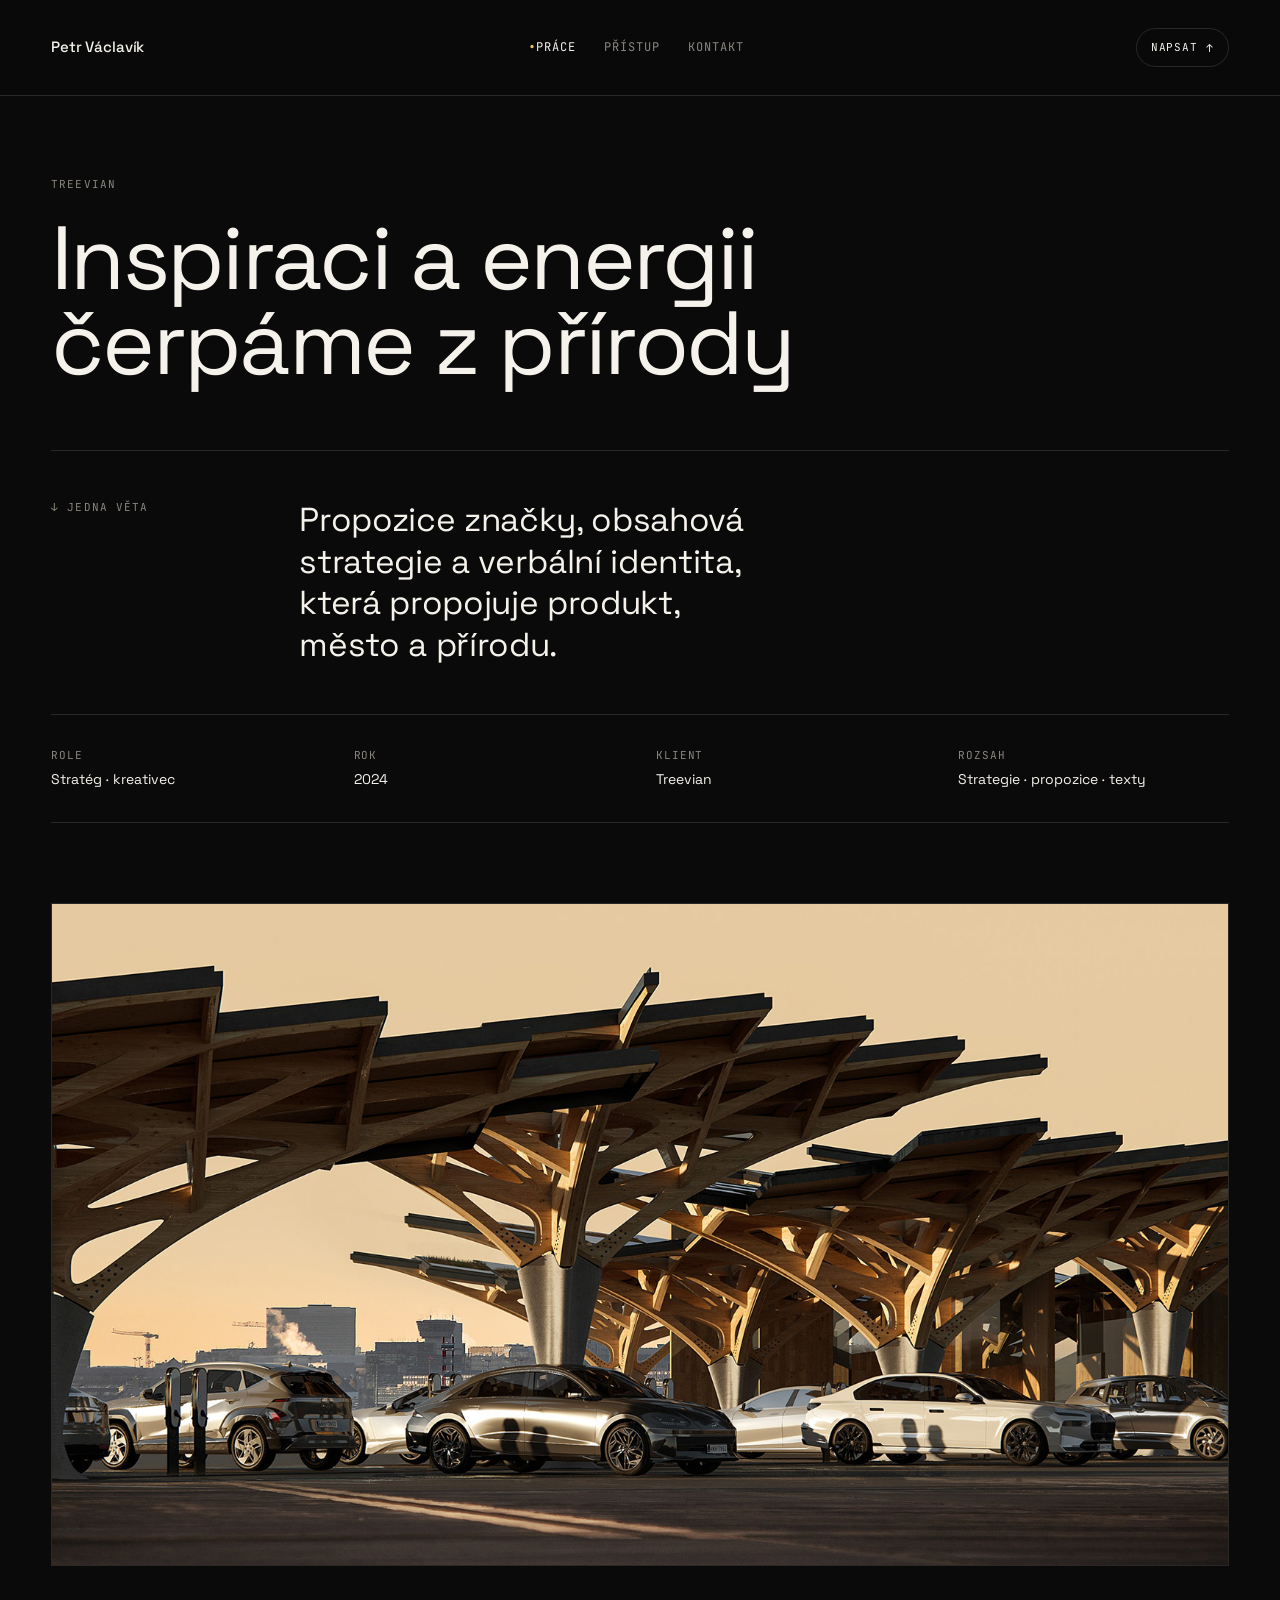
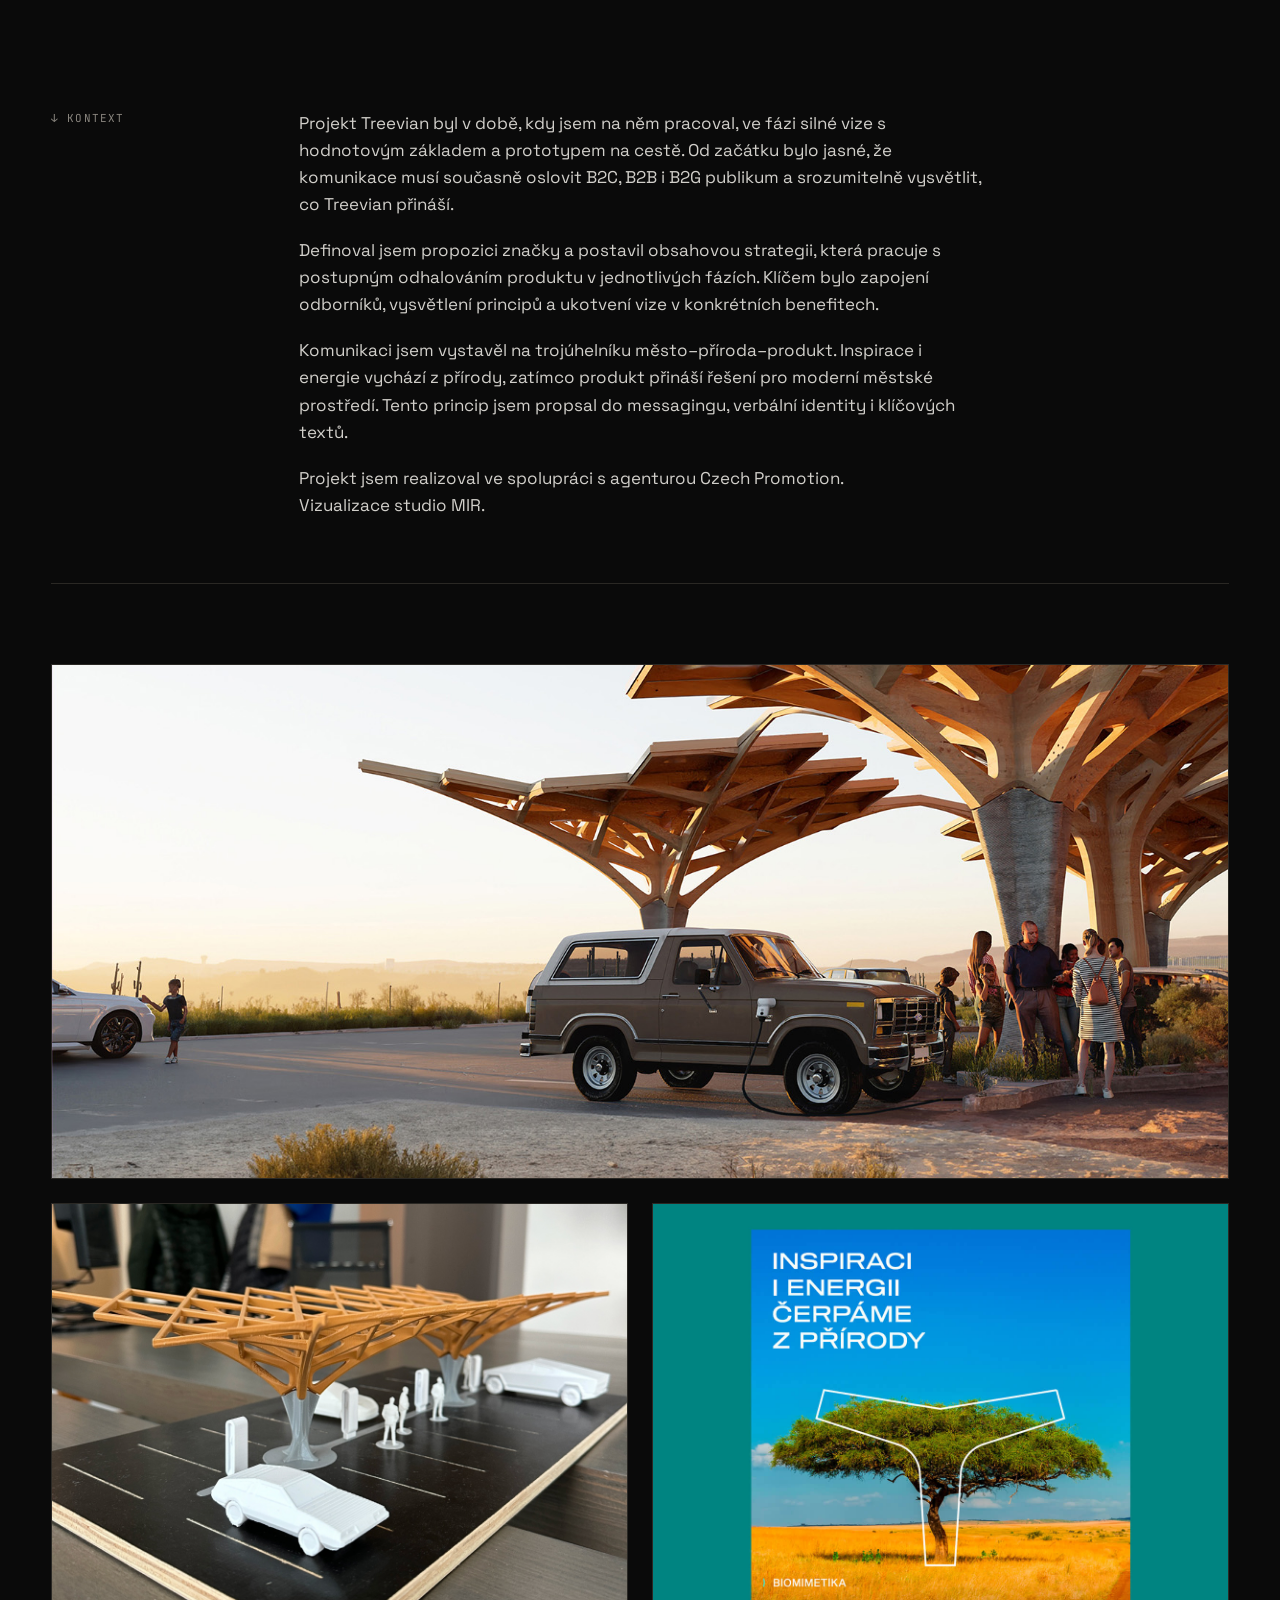
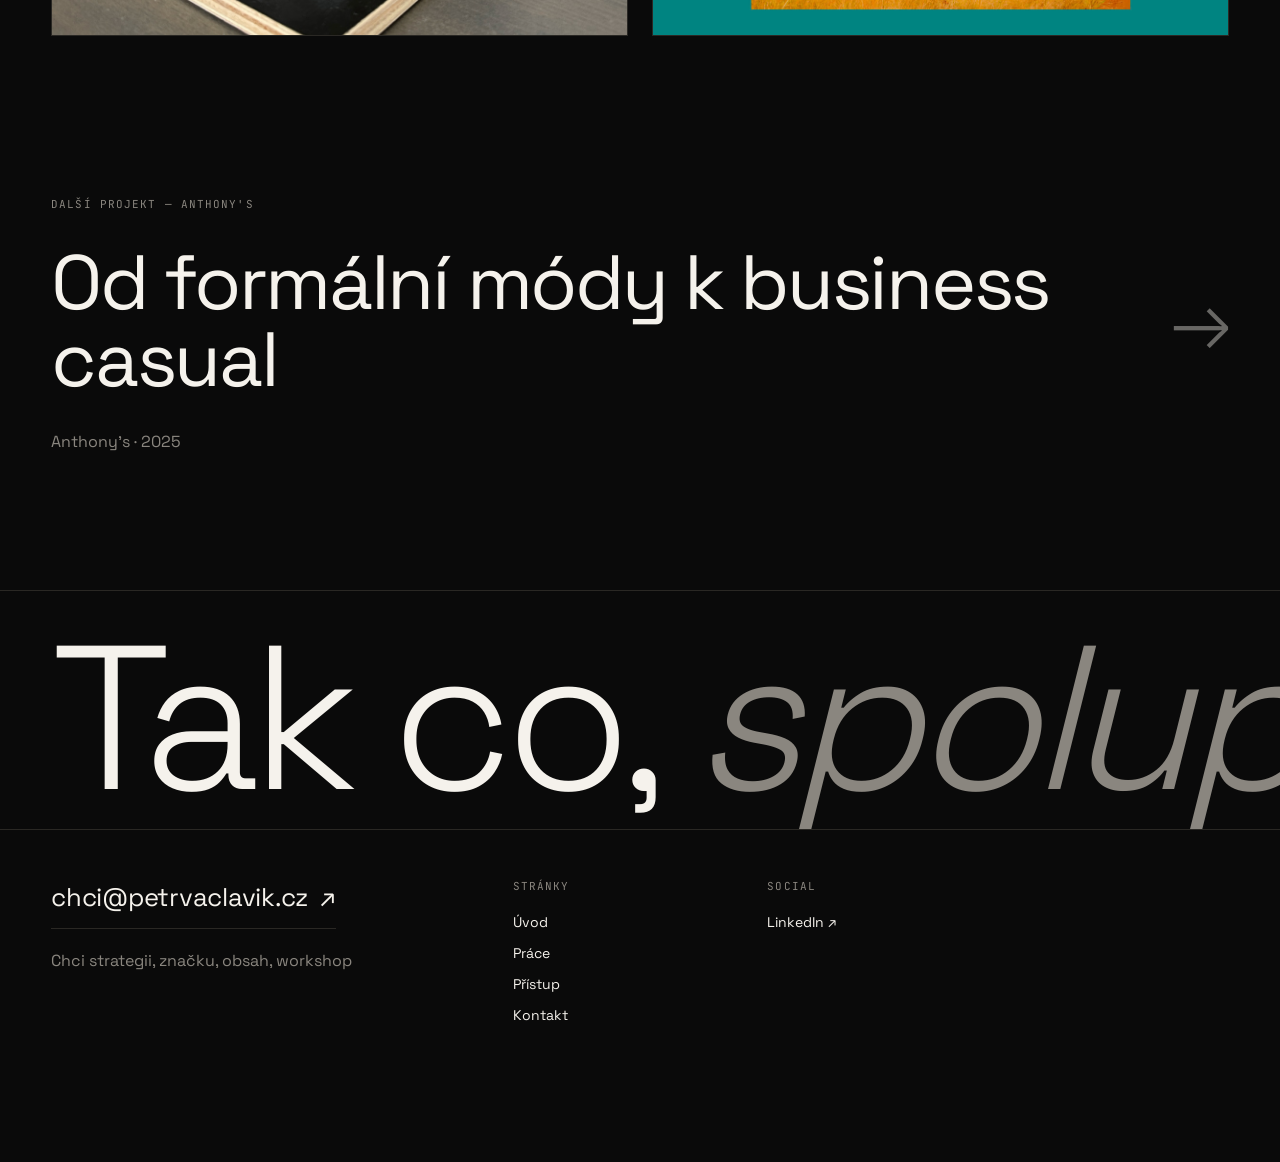
<file: treevian.html>
<!doctype html>
<html lang="cs">
<head>
<meta charset="utf-8">
<meta name="viewport" content="width=device-width,initial-scale=1">
<title>Treevian — Petr Václavík</title>
<link rel="preconnect" href="https://fonts.googleapis.com">
<link rel="preconnect" href="https://fonts.gstatic.com" crossorigin>
<link href="https://fonts.googleapis.com/css2?family=Space+Grotesk:wght@300;400;500;600;700&family=JetBrains+Mono:wght@400;500&display=swap" rel="stylesheet">
<link rel="stylesheet" href="style.css">
</head>
<body>
  <div class="page">

    <header class="nav">
      <a class="nav__logo" href="index.html"><span>Petr Václavík</span></a>
      <nav class="nav__menu">
        <a href="index.html#prace" aria-current="page">Práce</a>
        <a href="pristup.html">Přístup</a>
        <a href="kontakt.html">Kontakt</a>
      </nav>
      <div class="nav__right">
        <a class="nav__cta" href="kontakt.html">Napsat <span class="arrow">↗</span></a>
      </div>
    </header>

    <main>

      <section class="detail-hero">
        <div class="detail-hero__num">TREEVIAN</div>
        <h1 class="detail-hero__title">Inspiraci a energii čerpáme z přírody</h1>
      </section>

      <!-- JEDNA VĚTA -->
      <section class="detail-sub">
        <div class="detail-sub__label">↓ Jedna věta</div>
        <p class="detail-sub__sentence">Propozice značky, obsahová strategie a verbální identita, </br>která propojuje produkt,</br> město a přírodu.</p>
      </section>

      <!-- META -->
      <section class="detail-meta">
        <div><span class="micro">ROLE</span><span>Stratég · kreativec</span></div>
        <div><span class="micro">ROK</span><span>2024</span></div>
        <div><span class="micro">KLIENT</span><span>Treevian</span></div>
        <div><span class="micro">ROZSAH</span><span>Strategie · propozice · texty</span></div>
      </section>

      <!-- COVER -->
      <figure class="detail-cover photo has-img" style="background-image: url('img/treevian_1600_900.jpg');"></figure>

      <!-- KONTEXT -->
      <section class="detail-body">
        <div class="detail-body__label">↓ Kontext</div>
        <div class="detail-body__text">
          <p>Projekt Treevian byl v době, kdy jsem na něm pracoval, ve fázi silné vize s hodnotovým základem a prototypem na cestě. Od začátku bylo jasné, že komunikace musí současně oslovit B2C, B2B i B2G publikum a srozumitelně vysvětlit, co Treevian přináší.</p>
<p>Definoval jsem propozici značky a postavil obsahovou strategii, která pracuje s postupným odhalováním produktu v jednotlivých fázích. Klíčem bylo zapojení odborníků, vysvětlení principů a ukotvení vize v konkrétních benefitech.</p>
<p>Komunikaci jsem vystavěl na trojúhelníku město–příroda–produkt. Inspirace i energie vychází z přírody, zatímco produkt přináší řešení pro moderní městské prostředí. Tento princip jsem propsal do messagingu, verbální identity i klíčových textů.</p>
<p>Projekt jsem realizoval ve spolupráci s agenturou Czech Promotion. </br>Vizualizace studio MIR.</p>

        </div>
      </section>

      <!-- DALŠÍ OBRÁZKY -->
      <section class="detail-gallery">
       <figure class="g g--full photo has-img" style="background-image: url('img/treevian_1600_700.jpg');">
</figure>
        <figure class="g g--half photo has-img" style="background-image: url('img/treevian_800_600_1.jpg');">


        </figure>
        <figure class="g g--half photo has-img" style="background-image: url('img/treevian_800_600_2.jpg');">


        </figure>
      </section>

      <!-- DALŠÍ PROJEKT -->
      <section class="next-project">
        <span class="next-project__label">Další projekt — Anthony's</span>
        <a class="next-project__name" href="anthonys.html">Od formální módy k business casual</a>
        <span class="muted">Anthony's · 2025</span>
      </section>

    </main>


    <footer class="footer">
      <div class="footer__big">Tak&nbsp;co, <em>spolupráce?</em></div>
      <div class="footer__grid">
        <div>
          <a class="contact__email" href="mailto:chci@petrvaclavik.cz">
            chci@petrvaclavik.cz <span class="arrow">↗</span>
          </a>
          <p class="muted" style="margin-top:20px; max-width: 32ch;">Chci strategii, značku, obsah, workshop</p>
        </div>
        <div class="footer__col">
          <h4>Stránky</h4>
          <ul>
            <li><a href="index.html">Úvod</a></li>
            <li><a href="index.html#prace">Práce</a></li>
            <li><a href="pristup.html">Přístup</a></li>
            <li><a href="kontakt.html">Kontakt</a></li>
          </ul>
        </div>
        <div class="footer__col">
          <h4>Social</h4>
          <ul>
            <li><a href="https://www.linkedin.com/in/petrvaclavik/" target="_blank" rel="noopener">LinkedIn ↗</a></li>
          </ul>
        </div>
      </div>
    </footer>
  </div>
</body>
</html>
</file>
<file: style.css>
:root {
  --bg: #0a0a0a;
  --bg-soft: #111110;
  --fg: #f5f2ec;
  --muted: #8a867f;
  --hairline: #2a2824;
  --accent: #e8c05a;

  --f-display: 'Space Grotesk', system-ui, sans-serif;
  --f-mono: 'JetBrains Mono', ui-monospace, monospace;

  --px: clamp(24px, 4vw, 64px);
}

[data-theme="light"] {
  --bg: #f4f1ea;
  --bg-soft: #ebe7dd;
  --fg: #111110;
  --muted: #6a6760;
  --hairline: #d6d1c4;
}

* { box-sizing: border-box; margin: 0; padding: 0; }
html, body { background: var(--bg); color: var(--fg); font-family: var(--f-display); -webkit-font-smoothing: antialiased; }
body { font-size: 16px; line-height: 1.5; }
a { color: inherit; text-decoration: none; }
img { max-width: 100%; display: block; }

.page { min-height: 100vh; padding: 0 var(--px); }

/* Typography primitives */
.micro {
  font-family: var(--f-mono);
  font-size: 11px;
  letter-spacing: 0.08em;
  text-transform: uppercase;
  color: var(--muted);
  display: inline-flex;
  align-items: center;
  gap: 8px;
}
.muted { color: var(--muted); }

/* NAV */
.nav {
  display: grid;
  grid-template-columns: 1fr auto 1fr;
  align-items: center;
  padding: 28px var(--px);
  margin: 0 calc(var(--px) * -1);
  border-bottom: 1px solid var(--hairline);
  position: sticky;
  top: 0;
  background: color-mix(in oklab, var(--bg) 92%, transparent);
  backdrop-filter: blur(8px);
  z-index: 50;
}
.nav__logo {
  font-family: var(--f-display);
  font-weight: 500;
  font-size: 15px;
  letter-spacing: -0.01em;
  display: flex;
  align-items: baseline;
  gap: 10px;
}
.nav__menu {
  display: flex;
  gap: 28px;
  justify-content: center;
}
.nav__menu a {
  font-family: var(--f-mono);
  font-size: 12px;
  letter-spacing: 0.08em;
  text-transform: uppercase;
  color: var(--muted);
  transition: color .2s;
  position: relative;
  padding: 4px 0;
}
.nav__menu a:hover, .nav__menu a[aria-current="page"] { color: var(--fg); }
.nav__menu a[aria-current="page"]::before {
  content: "·";
  color: var(--accent);
  position: absolute;
  left: -10px; top: 50%; transform: translateY(-55%);
  font-size: 20px;
}
.nav__right {
  display: flex;
  justify-content: flex-end;
  align-items: center;
  gap: 16px;
  font-family: var(--f-mono);
  font-size: 11px;
  letter-spacing: 0.08em;
  text-transform: uppercase;
  color: var(--muted);
}
.nav__cta {
  border: 1px solid var(--hairline);
  padding: 10px 14px;
  border-radius: 999px;
  color: var(--fg);
  transition: all .2s;
  display: inline-flex;
  gap: 8px;
  align-items: center;
}
.nav__cta:hover { border-color: var(--accent); color: var(--accent); }
.nav__cta .arrow { display: inline-block; transform: rotate(-45deg); }

/* HERO */
.hero {
  position: relative;
  height: calc(100vh - 80px);
  min-height: 600px;
  margin: 0 calc(var(--px) * -1);
  display: flex;
  flex-direction: column;
  justify-content: flex-end;
  align-items: center;
  overflow: hidden;
  border-bottom: 1px solid var(--hairline);
}
.hero__bg {
  position: absolute;
  inset: 0;
  background-size: cover;
  background-position: center top;
}
.hero__bg::after {
  content: '';
  position: absolute;
  inset: 0;
  background: linear-gradient(to bottom, transparent 30%, rgba(0,0,0,0.55) 100%);
}
.hero__content {
  position: relative;
  z-index: 1;
  text-align: center;
  padding: 0 var(--px);
  margin-bottom: clamp(60px, 18vh, 160px);
}
.hero__title {
  font-family: var(--f-display);
  font-weight: 400;
  font-size: clamp(40px, 6.5vw, 100px);
  line-height: 1;
  letter-spacing: -0.03em;
  color: #fff;
}
.hero__label {
  position: relative;
  z-index: 1;
  font-family: var(--f-mono);
  font-size: 11px;
  letter-spacing: 0.1em;
  text-transform: uppercase;
  color: var(--muted);
  padding-bottom: clamp(24px, 4vh, 40px);
}
.photo {
  position: relative;
  background: var(--bg-soft);
  border: 1px solid var(--hairline);
  overflow: hidden;
}
/* SECTION */
.section { padding: 96px 0; border-bottom: 1px solid var(--hairline); }
.section__head {
  display: grid;
  grid-template-columns: 200px 1fr 1fr;
  gap: 48px;
  margin-bottom: 72px;
  align-items: start;
}
.section__num {
  font-family: var(--f-mono);
  font-size: 11px;
  letter-spacing: 0.1em;
  color: var(--muted);
  padding-top: 12px;
  border-top: 1px solid var(--hairline);
}
.section__title {
  font-family: var(--f-display);
  font-weight: 400;
  font-size: clamp(36px, 4.5vw, 64px);
  line-height: 1;
  letter-spacing: -0.02em;
}
.section__lead {
  color: var(--muted);
  font-size: 16px;
  max-width: 42ch;
  align-self: end;
}
.section__foot {
  display: flex;
  justify-content: space-between;
  align-items: center;
  margin-top: 56px;
  padding-top: 24px;
  border-top: 1px solid var(--hairline);
}

/* WORK GRID */
.work-grid {
  display: grid;
  grid-template-columns: 1fr 1fr;
  gap: 32px 48px;
}
.project {
  display: flex;
  flex-direction: column;
  gap: 20px;
  cursor: pointer;
}
.project__visual {
  position: relative;
  aspect-ratio: 4/3;
  overflow: hidden;
  transition: transform .5s cubic-bezier(.2,.8,.2,1);
}
.project:hover .project__visual { transform: translateY(-4px); }
.project__visual .photo__stripes { opacity: .7; }
.project__visual::after {
  content: "";
  position: absolute; inset: 0;
  background: linear-gradient(180deg, transparent 60%, rgba(0,0,0,0.4) 100%);
  opacity: 0; transition: opacity .3s;
}
.project:hover .project__visual::after { opacity: 1; }
.project__cta {
  position: absolute;
  bottom: 16px; right: 16px;
  width: 44px; height: 44px;
  border-radius: 50%;
  background: var(--fg);
  color: var(--bg);
  display: grid; place-items: center;
  font-size: 14px;
  opacity: 0;
  transform: translateY(8px);
  transition: all .3s;
}
.project:hover .project__cta { opacity: 1; transform: translateY(0); }
.project__meta {
  display: flex;
  justify-content: space-between;
  align-items: baseline;
  padding-bottom: 8px;
  border-bottom: 1px solid var(--hairline);
}
.project__client { font-family: var(--f-mono); font-size: 11px; letter-spacing: 0.08em; text-transform: uppercase; color: var(--muted); }
.project__year { font-family: var(--f-mono); font-size: 11px; color: var(--muted); }
.project__name {
  font-family: var(--f-display);
  font-weight: 400;
  font-size: clamp(20px, 2vw, 28px);
  letter-spacing: -0.01em;
  line-height: 1.15;
}
.project__tags {
  display: flex;
  gap: 6px;
  flex-wrap: wrap;
}
.tag {
  font-family: var(--f-mono);
  font-size: 10px;
  letter-spacing: 0.08em;
  text-transform: uppercase;
  color: var(--muted);
  padding: 4px 10px;
  border: 1px solid var(--hairline);
  border-radius: 999px;
}

/* FOOTER */
.footer {
  padding: 96px 0 40px;
}
.footer__grid {
  display: grid;
  grid-template-columns: 2fr 1fr 1fr 1fr;
  gap: 48px;
  margin-bottom: 96px;
}
.footer__col h4 {
  font-family: var(--f-mono);
  font-size: 11px;
  letter-spacing: 0.1em;
  text-transform: uppercase;
  color: var(--muted);
  font-weight: 400;
  margin-bottom: 18px;
}
.footer__col ul { list-style: none; display: flex; flex-direction: column; gap: 10px; font-size: 14px; }
.footer__col a:hover { color: var(--accent); }
/* Big footer text */
.footer__big {
  font-family: var(--f-display);
  font-weight: 300;
  font-size: clamp(80px, 16vw, 260px);
  line-height: 0.85;
  letter-spacing: -0.05em;
  white-space: nowrap;
  overflow: hidden;
  margin: 0 calc(var(--px) * -1);
  color: var(--fg);
  border-top: 1px solid var(--hairline);
  border-bottom: 1px solid var(--hairline);
  padding: 40px var(--px) 24px;
  margin-bottom: 48px;
}
.footer__big em { font-style: italic; color: var(--muted); font-weight: 300; }

/* ============= PROJECT DETAIL ============= */
.detail-hero {
  padding: 80px 0 64px;
  border-bottom: 1px solid var(--hairline);
}
.detail-hero__num {
  font-family: var(--f-mono);
  font-size: 11px;
  color: var(--muted);
  letter-spacing: 0.1em;
  margin-bottom: 24px;
}
.detail-hero__title {
  font-family: var(--f-display);
  font-weight: 400;
  font-size: clamp(48px, 7vw, 112px);
  line-height: 0.95;
  letter-spacing: -0.03em;
  max-width: 14ch;
}
.detail-hero__title em { font-style: italic; color: var(--muted); font-weight: 300; }

.detail-sub {
  display: grid;
  grid-template-columns: 200px 1fr;
  gap: 48px;
  padding: 48px 0;
  border-bottom: 1px solid var(--hairline);
}
.detail-sub__label { font-family: var(--f-mono); font-size: 11px; letter-spacing: 0.1em; text-transform: uppercase; color: var(--muted); }
.detail-sub__sentence {
  font-family: var(--f-display);
  font-weight: 400;
  font-size: clamp(24px, 2.6vw, 36px);
  line-height: 1.25;
  letter-spacing: -0.01em;
  max-width: 26ch;
}

.detail-meta {
  display: grid;
  grid-template-columns: repeat(4, 1fr);
  gap: 32px;
  padding: 32px 0;
  border-bottom: 1px solid var(--hairline);
  font-size: 14px;
}
.detail-meta div { display: flex; flex-direction: column; gap: 6px; }

.detail-cover {
  margin: 80px 0;
  aspect-ratio: 16/9;
}

.detail-body {
  display: grid;
  grid-template-columns: 200px 1fr;
  gap: 48px;
  padding: 64px 0;
  border-bottom: 1px solid var(--hairline);
}
.detail-body__label { font-family: var(--f-mono); font-size: 11px; letter-spacing: 0.1em; text-transform: uppercase; color: var(--muted); }
.detail-body__text { max-width: 62ch; font-size: 17px; line-height: 1.6; color: color-mix(in oklab, var(--fg) 85%, transparent); }
.detail-body__text p + p { margin-top: 1.1em; }
.detail-body__text strong { color: var(--fg); font-weight: 500; }

.detail-gallery {
  padding: 80px 0;
  display: grid;
  grid-template-columns: repeat(12, 1fr);
  gap: 24px;
}
.detail-gallery .g { aspect-ratio: 4/3; }
.detail-gallery .g--full { grid-column: span 12; aspect-ratio: 16/7; }
.detail-gallery .g--half { grid-column: span 6; }
.detail-gallery .g--thirds { grid-column: span 4; aspect-ratio: 1; }
.detail-gallery .g--two-thirds { grid-column: span 8; aspect-ratio: 16/10; }
.detail-gallery .g--one-third { grid-column: span 4; aspect-ratio: 16/10; }

.next-project {
  padding: 80px 0 40px;
  display: flex;
  flex-direction: column;
  gap: 32px;
}
.next-project__label { font-family: var(--f-mono); font-size: 11px; letter-spacing: 0.1em; text-transform: uppercase; color: var(--muted); }
.next-project__name {
  font-family: var(--f-display);
  font-size: clamp(48px, 6vw, 96px);
  font-weight: 400;
  letter-spacing: -0.03em;
  line-height: 1;
  transition: color .3s;
  cursor: pointer;
  display: inline-flex;
  align-items: center;
  align-self: flex-start;
  gap: 24px;
}
.next-project__name:hover { color: var(--accent); }
.next-project__name::after {
  content: "→";
  font-weight: 300;
  opacity: .4;
  transition: transform .3s, opacity .3s;
}
.next-project__name:hover::after { transform: translateX(12px); opacity: 1; }

/* ============= CONTACT ============= */
.contact {
  padding: 80px 0 120px;
  border-bottom: 1px solid var(--hairline);
  display: grid;
  grid-template-columns: 1.1fr 1fr;
  gap: 64px;
}
.contact__left { display: flex; flex-direction: column; gap: 32px; }
.contact__num { font-family: var(--f-mono); font-size: 11px; letter-spacing: 0.1em; color: var(--muted); }
.contact__title {
  font-family: var(--f-display);
  font-weight: 400;
  font-size: clamp(48px, 7vw, 120px);
  line-height: 0.95;
  letter-spacing: -0.03em;
}
.contact__title em { font-style: italic; font-weight: 300; color: var(--muted); }
.contact__email {
  font-family: var(--f-display);
  font-weight: 400;
  font-size: clamp(20px, 2vw, 28px);
  letter-spacing: -0.01em;
  border-bottom: 1px solid var(--hairline);
  padding-bottom: 12px;
  display: inline-flex;
  gap: 12px;
  align-items: center;
  transition: border-color .2s, color .2s;
  align-self: start;
}
.contact__email:hover { border-color: var(--accent); color: var(--accent); }
/* Contact cards */
.contact-cards-wrap {
  padding: 40px 0 120px;
  border-bottom: 1px solid var(--hairline);
}
.contact-cards {
  display: grid;
  grid-template-columns: minmax(0, 1fr) minmax(0, 1fr);
  grid-auto-rows: 1fr;
  gap: 24px;
}
.contact-card {
  border: 1px solid var(--hairline);
  padding: 40px 32px;
  display: flex;
  flex-direction: column;
  gap: 16px;
  transition: border-color .2s, background .2s;
}
.contact-card:hover { border-color: var(--accent); background: var(--bg-soft); }
.contact-card__label {
  font-family: var(--f-mono);
  font-size: 11px;
  letter-spacing: 0.1em;
  text-transform: uppercase;
  color: var(--muted);
}
.contact-card__value {
  font-family: var(--f-display);
  font-weight: 400;
  min-width: 0;
  overflow-wrap: anywhere;
  font-size: clamp(28px, 3.2vw, 44px);
  letter-spacing: -0.02em;
  line-height: 1.05;
  color: var(--fg);
}
.contact-card__hint { color: var(--muted); font-size: 14px; }

/* Contact page portrait */
.contact__portrait {
  aspect-ratio: 3/4;
  max-width: 280px;
  background-size: cover;
  background-position: center top;
  border: 1px solid var(--hairline);
}

/* Real image backgrounds */
.project__visual.has-img, .detail-cover.has-img, .g.has-img {
  background-size: cover;
  background-position: center;
}

/* Image cards overlay */
.project.card-img .project__visual::after { background: linear-gradient(180deg, transparent 50%, rgba(0,0,0,0.55) 100%); opacity: 1; }

/* Responsive */
.hero__br { display: none; }
@media (max-width: 900px) {
  .hero__br { display: block; }
  .hero__title { font-size: clamp(52px, 15vw, 70px); }
  .section__head { grid-template-columns: 1fr; gap: 16px; }
  .work-grid { grid-template-columns: 1fr; }
  .nav { grid-template-columns: auto 1fr; }
  .nav__menu { display: none; }
  .footer__grid { grid-template-columns: 1fr 1fr; }
  .detail-sub, .detail-body { grid-template-columns: 1fr; gap: 16px; }
  .detail-meta { grid-template-columns: 1fr 1fr; }
  .detail-gallery .g--half { grid-column: span 12; }
  .contact { grid-template-columns: 1fr; }
}
@media (max-width: 700px) {
  .contact-cards { grid-template-columns: 1fr; }
}

/* ============= PŘÍSTUP ============= */
.approach-intro {
  padding: 80px 0 64px;
  border-bottom: 1px solid var(--hairline);
}
.approach-intro__label {
  font-family: var(--f-mono); font-size: 11px; letter-spacing: 0.1em; text-transform: uppercase;
  color: var(--muted); margin-bottom: 32px; display: block;
}
.approach-intro__title {
  font-family: var(--f-display);
  font-weight: 400;
  font-size: clamp(48px, 7vw, 112px);
  line-height: 0.95;
  letter-spacing: -0.03em;
  max-width: 16ch;
  margin-bottom: 32px;
}
.approach-intro__title em { font-style: italic; color: var(--muted); font-weight: 300; }
.approach-intro__lead {
  font-family: var(--f-display);
  font-size: clamp(18px, 1.6vw, 22px);
  line-height: 1.5;
  color: var(--muted);
  max-width: 56ch;
}

.approach-step {
  padding: 96px 0;
  border-bottom: 1px solid var(--hairline);
  display: grid;
  grid-template-columns: 200px 1fr 1fr;
  gap: 48px;
  align-items: start;
}
.approach-step__num {
  font-family: var(--f-mono);
  font-size: 11px;
  letter-spacing: 0.1em;
  color: var(--muted);
  padding-top: 12px;
  border-top: 1px solid var(--hairline);
}
.approach-step__title {
  font-family: var(--f-display);
  font-weight: 400;
  font-size: clamp(36px, 4.5vw, 64px);
  line-height: 1;
  letter-spacing: -0.02em;
  margin-bottom: 24px;
}
.approach-step__text {
  font-size: 17px; line-height: 1.6;
  color: color-mix(in oklab, var(--fg) 85%, transparent);
  max-width: 46ch;
}
.approach-step__text p + p { margin-top: 1em; }
.approach-step__text strong { color: var(--fg); font-weight: 500; }
.approach-step__quote {
  aspect-ratio: 4/3;
  display: flex;
  align-items: center;
  justify-content: center;
  text-align: center;
  padding: 32px;
  font-family: var(--f-display);
  font-weight: 300;
  font-style: italic;
  font-size: clamp(36px, 4.5vw, 64px);
  line-height: 1.1;
  letter-spacing: -0.02em;
  color: color-mix(in oklab, var(--fg) 35%, transparent);
}
@media (max-width: 900px) {
  .approach-step { grid-template-columns: 1fr; gap: 24px; }
  .approach-step__quote { aspect-ratio: 8/3; }
}
</file>
